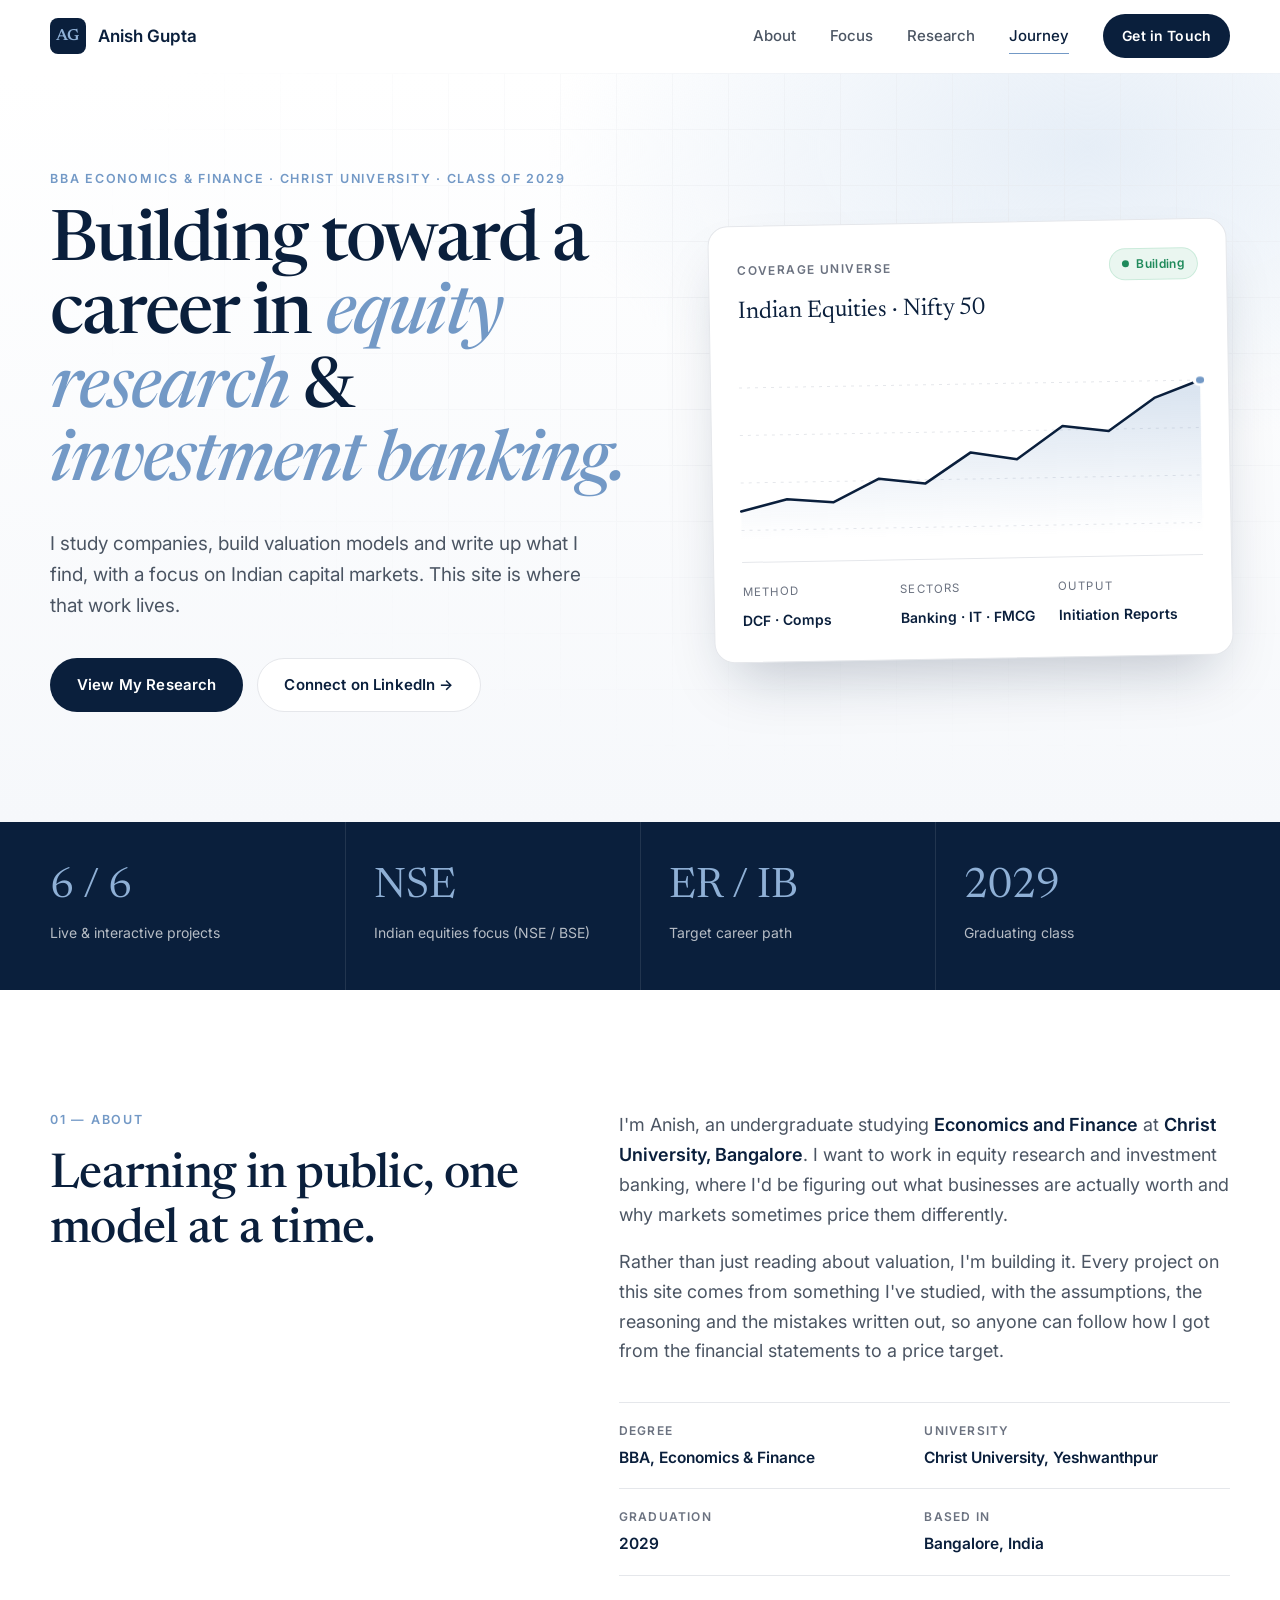
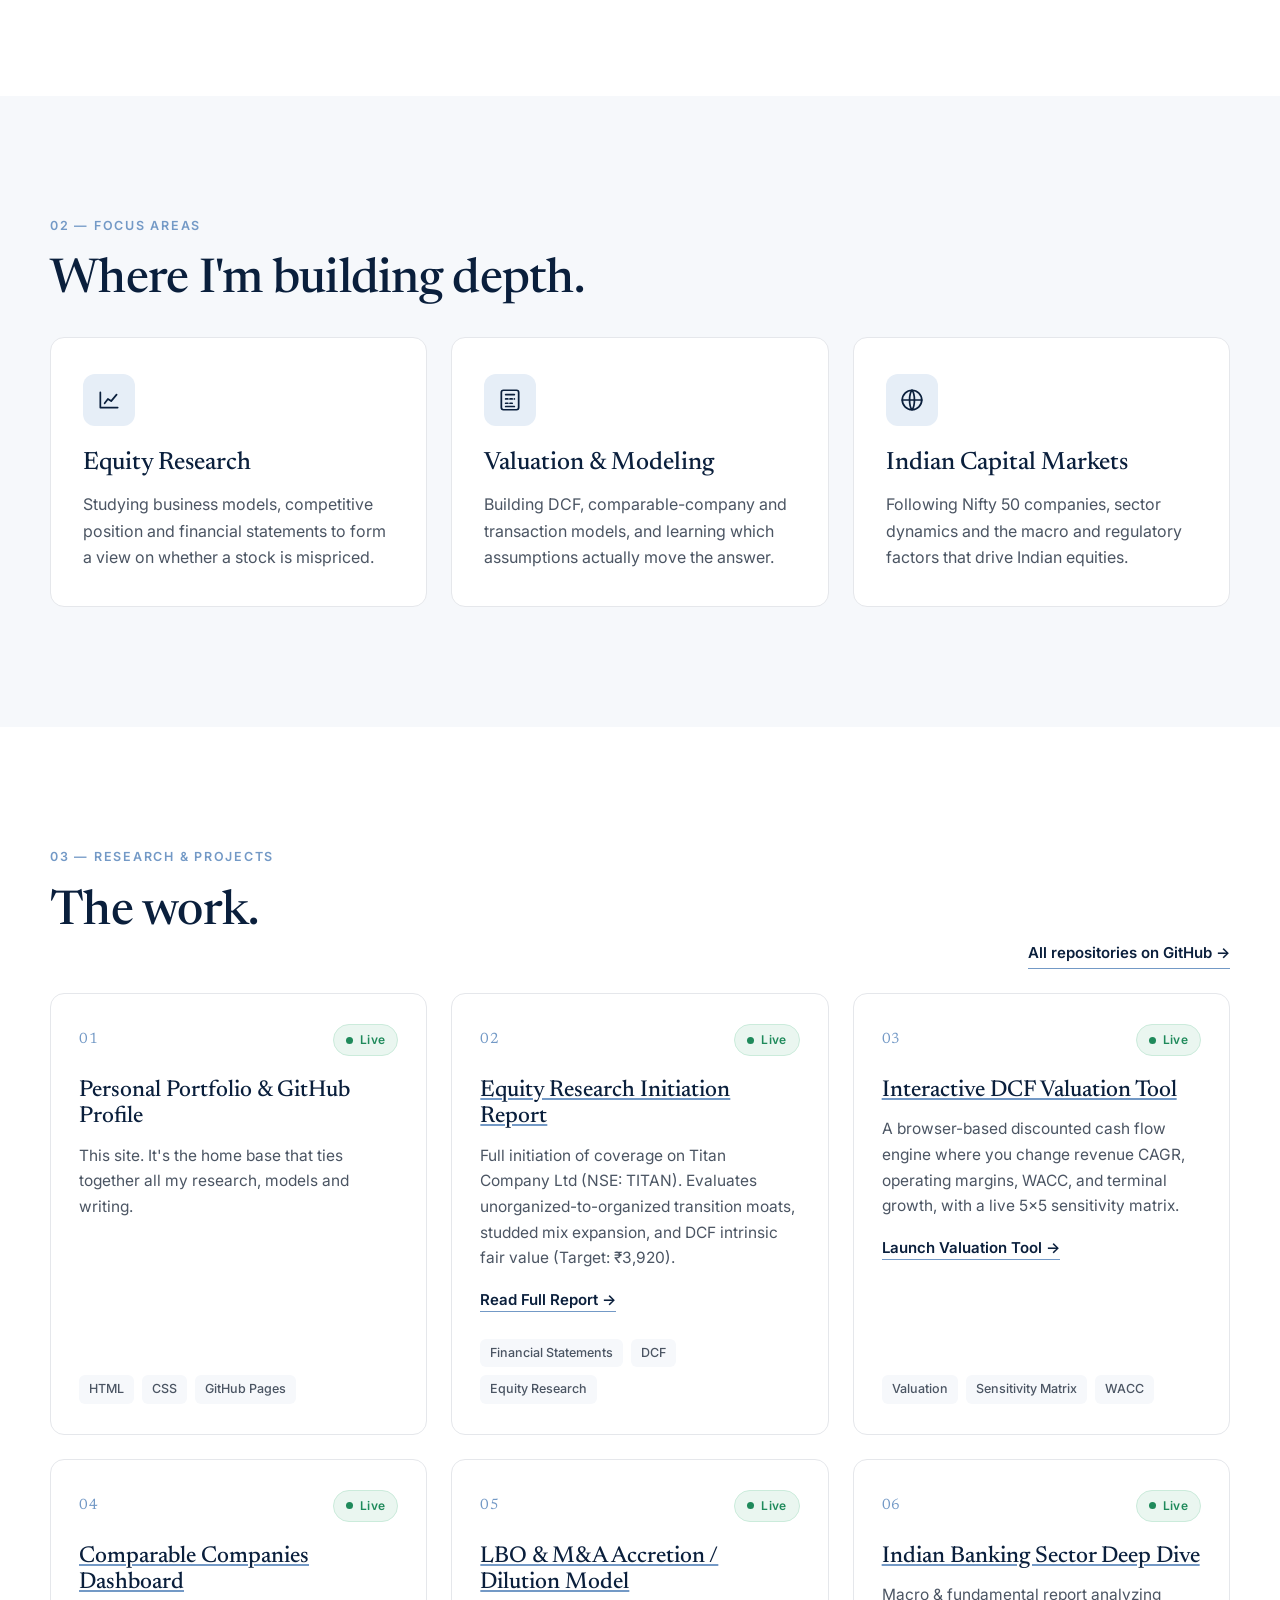
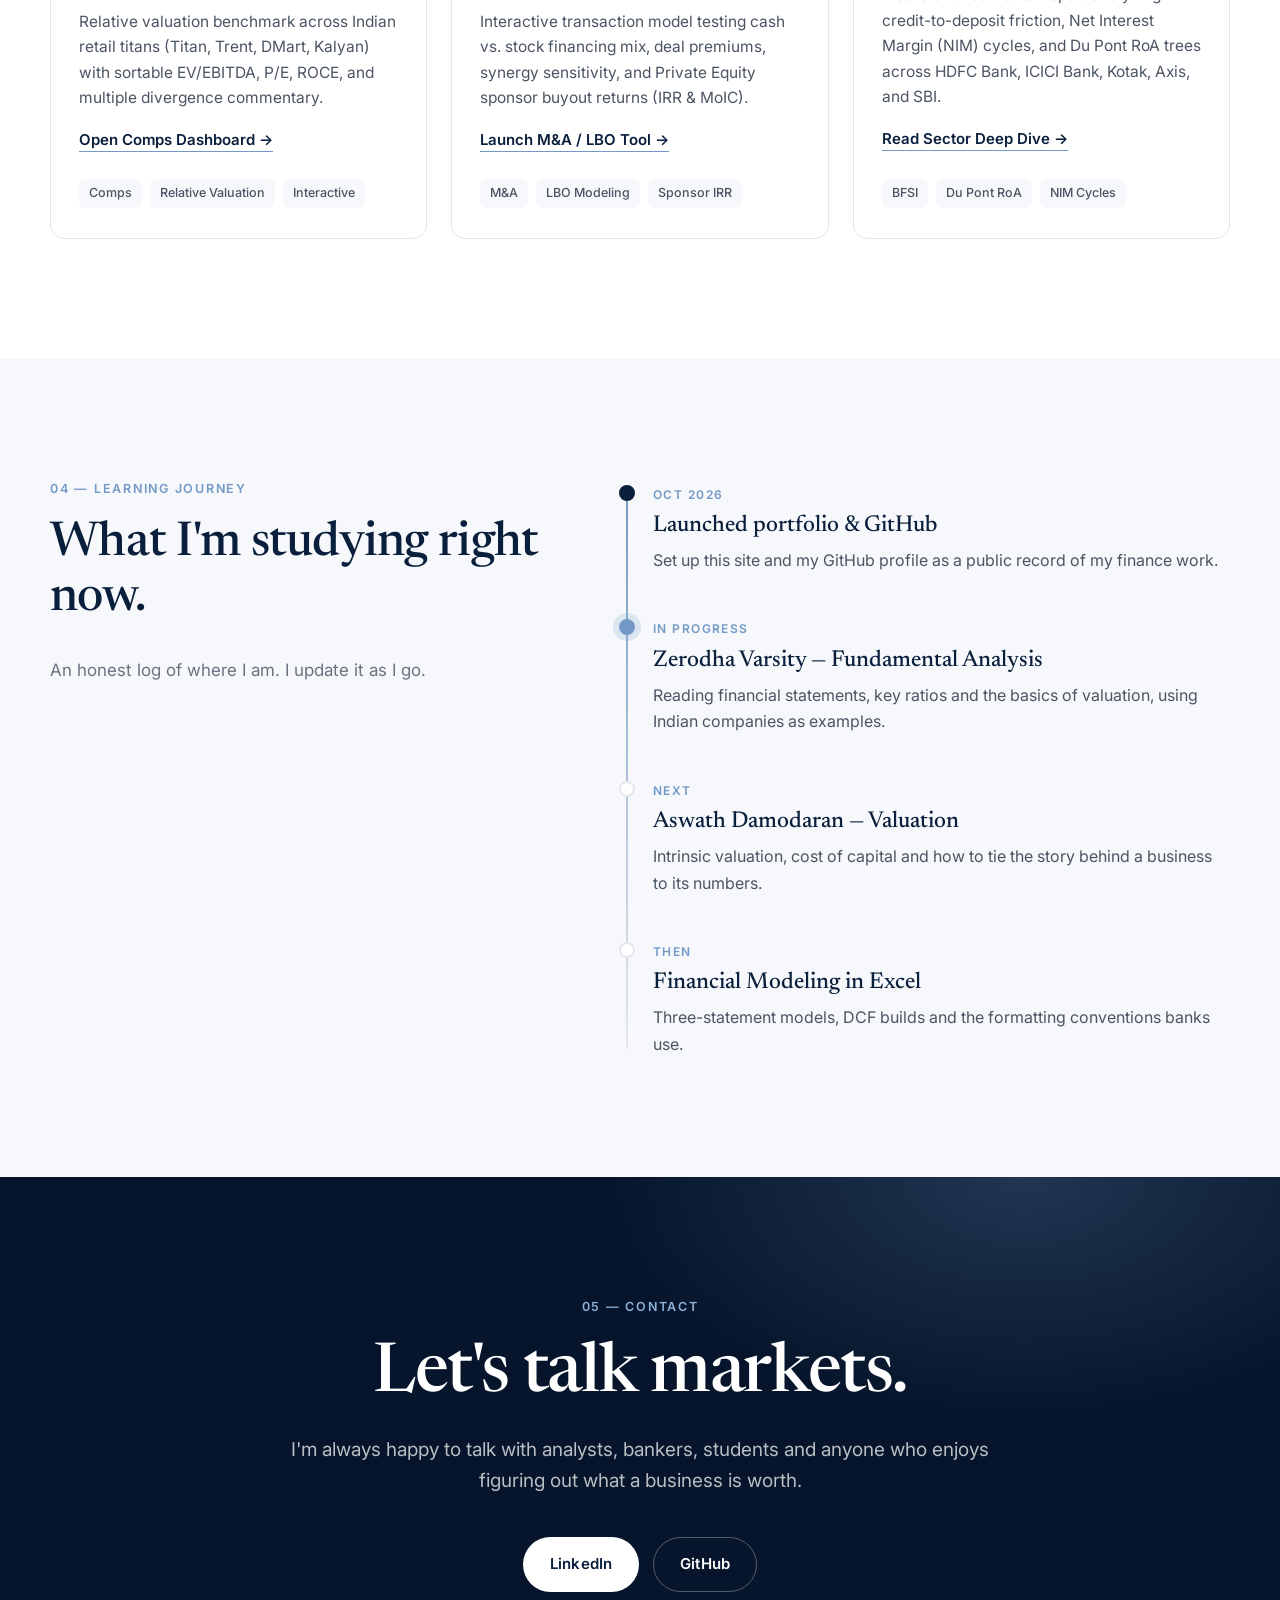
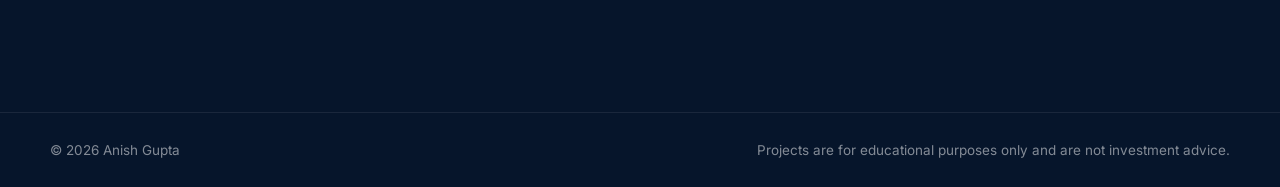
<file: index.html>
<!DOCTYPE html>
<html lang="en">
<head>
  <meta charset="UTF-8">
  <meta name="viewport" content="width=device-width, initial-scale=1.0">
  <title>Anish Gupta | Equity Research &amp; Investment Banking Portfolio</title>
  <meta name="description" content="Anish Gupta, BBA Economics & Finance student at Christ University, building equity research reports, valuation models and financial analysis projects focused on Indian capital markets.">
  <meta name="author" content="Anish Gupta">
  <meta property="og:title" content="Anish Gupta | Finance Portfolio">
  <meta property="og:description" content="Equity research, valuation models and financial analysis focused on Indian capital markets.">
  <meta property="og:type" content="website">
  <meta property="og:url" content="https://anishguptame.github.io/">
  <meta name="theme-color" content="#0A1F3C">

  <link rel="preconnect" href="https://fonts.googleapis.com">
  <link rel="preconnect" href="https://fonts.gstatic.com" crossorigin>
  <link href="https://fonts.googleapis.com/css2?family=Inter:wght@400;500;600;700&family=Newsreader:opsz,wght@6..72,400;6..72,500;6..72,600&display=swap" rel="stylesheet">
  <link rel="stylesheet" href="style.css">
  <link rel="icon" href="data:image/svg+xml,<svg xmlns='http://www.w3.org/2000/svg' viewBox='0 0 64 64'><rect width='64' height='64' rx='8' fill='%230A1F3C'/><text x='50%25' y='56%25' dominant-baseline='middle' text-anchor='middle' font-family='Georgia,serif' font-size='30' fill='%237399C6'>AG</text></svg>">
</head>
<body>

  <!-- ============ NAVIGATION ============ -->
  <header class="nav" id="nav">
    <div class="container nav__inner">
      <a href="#top" class="nav__brand" id="nav-brand" aria-label="Anish Gupta, home">
        <span class="nav__mark">AG</span>
        <span class="nav__name">Anish Gupta</span>
      </a>

      <button class="nav__toggle" id="nav-toggle" aria-label="Open menu" aria-expanded="false" aria-controls="nav-links">
        <span></span><span></span>
      </button>

      <nav class="nav__links" id="nav-links" aria-label="Primary">
        <a href="#about" id="nav-about">About</a>
        <a href="#focus" id="nav-focus">Focus</a>
        <a href="#research" id="nav-research">Research</a>
        <a href="#journey" id="nav-journey">Journey</a>
        <a href="#contact" class="btn btn--small btn--dark" id="nav-contact">Get in Touch</a>
      </nav>
    </div>
  </header>

  <main id="top">

    <!-- ============ HERO ============ -->
    <section class="hero">
      <div class="container hero__grid">
        <div class="hero__copy">
          <p class="eyebrow reveal">BBA Economics &amp; Finance &middot; Christ University &middot; Class of 2029</p>
          <h1 class="hero__title reveal">
            Building toward a career in
            <em>equity research</em> &amp; <em>investment banking.</em>
          </h1>
          <p class="hero__lede reveal">
            I study companies, build valuation models and write up what I find,
            with a focus on Indian capital markets. This site is where that work lives.
          </p>
          <div class="hero__actions reveal">
            <a href="#research" class="btn btn--dark" id="hero-research-btn">View My Research</a>
            <a href="https://www.linkedin.com/in/anish-gupta-a81478354/" class="btn btn--ghost" id="hero-linkedin-btn" target="_blank" rel="noopener">Connect on LinkedIn &rarr;</a>
          </div>
        </div>

        <div class="hero__visual reveal" aria-hidden="true">
          <div class="chart-card">
            <div class="chart-card__head">
              <span class="chart-card__label">Coverage Universe</span>
              <span class="pill pill--live"><span class="dot"></span>Building</span>
            </div>
            <p class="chart-card__title">Indian Equities &middot; Nifty 50</p>
            <svg class="chart" viewBox="0 0 400 200" preserveAspectRatio="none">
              <defs>
                <linearGradient id="area" x1="0" y1="0" x2="0" y2="1">
                  <stop offset="0%" stop-color="#7399C6" stop-opacity="0.28"/>
                  <stop offset="100%" stop-color="#7399C6" stop-opacity="0"/>
                </linearGradient>
              </defs>
              <g class="chart__grid">
                <line x1="0" y1="40" x2="400" y2="40"/>
                <line x1="0" y1="90" x2="400" y2="90"/>
                <line x1="0" y1="140" x2="400" y2="140"/>
                <line x1="0" y1="190" x2="400" y2="190"/>
              </g>
              <path class="chart__area" d="M0,170 L40,158 L80,162 L120,138 L160,144 L200,112 L240,120 L280,86 L320,92 L360,58 L400,40 L400,200 L0,200 Z" fill="url(#area)"/>
              <path class="chart__line" d="M0,170 L40,158 L80,162 L120,138 L160,144 L200,112 L240,120 L280,86 L320,92 L360,58 L400,40"/>
              <circle class="chart__dot" cx="400" cy="40" r="5"/>
            </svg>
            <div class="chart-card__foot">
              <div><span class="k">Method</span><span class="v">DCF &middot; Comps</span></div>
              <div><span class="k">Sectors</span><span class="v">Banking &middot; IT &middot; FMCG</span></div>
              <div><span class="k">Output</span><span class="v">Initiation Reports</span></div>
            </div>
          </div>
        </div>
      </div>
    </section>

    <!-- ============ STAT BAND ============ -->
    <section class="band" aria-label="At a glance">
      <div class="container band__grid">
        <div class="band__item reveal"><span class="band__num">6 / 6</span><span class="band__label">Live &amp; interactive projects</span></div>
        <div class="band__item reveal"><span class="band__num">NSE</span><span class="band__label">Indian equities focus (NSE / BSE)</span></div>
        <div class="band__item reveal"><span class="band__num">ER&nbsp;/&nbsp;IB</span><span class="band__label">Target career path</span></div>
        <div class="band__item reveal"><span class="band__num">2029</span><span class="band__label">Graduating class</span></div>
      </div>
    </section>

    <!-- ============ ABOUT ============ -->
    <section class="section" id="about">
      <div class="container split">
        <div class="split__head">
          <p class="eyebrow reveal">01 &mdash; About</p>
          <h2 class="section__title reveal">Learning in public, one model at a time.</h2>
        </div>
        <div class="split__body">
          <p class="reveal">
            I'm Anish, an undergraduate studying <strong>Economics and Finance</strong> at
            <strong>Christ University, Bangalore</strong>. I want to work in equity research
            and investment banking, where I'd be figuring out what businesses are actually worth
            and why markets sometimes price them differently.
          </p>
          <p class="reveal">
            Rather than just reading about valuation, I'm building it. Every project on this site
            comes from something I've studied, with the assumptions, the reasoning and the
            mistakes written out, so anyone can follow how I got from the
            financial statements to a price target.
          </p>
          <ul class="facts reveal">
            <li><span>Degree</span>BBA, Economics &amp; Finance</li>
            <li><span>University</span>Christ University, Yeshwanthpur</li>
            <li><span>Graduation</span>2029</li>
            <li><span>Based in</span>Bangalore, India</li>
          </ul>
        </div>
      </div>
    </section>

    <!-- ============ FOCUS AREAS ============ -->
    <section class="section section--tint" id="focus">
      <div class="container">
        <p class="eyebrow reveal">02 &mdash; Focus Areas</p>
        <h2 class="section__title reveal">Where I'm building depth.</h2>

        <div class="cards cards--3">
          <article class="card reveal">
            <div class="card__icon" aria-hidden="true">
              <svg viewBox="0 0 24 24"><path d="M4 19V5M4 19h16M8 15l3-4 3 2 5-6"/></svg>
            </div>
            <h3 class="card__title">Equity Research</h3>
            <p class="card__text">Studying business models, competitive position and financial statements to form a view on whether a stock is mispriced.</p>
          </article>

          <article class="card reveal">
            <div class="card__icon" aria-hidden="true">
              <svg viewBox="0 0 24 24"><rect x="4" y="3" width="16" height="18" rx="2"/><path d="M8 7h8M8 11h2M12 11h2M16 11h0M8 15h2M12 15h2M8 18h8"/></svg>
            </div>
            <h3 class="card__title">Valuation &amp; Modeling</h3>
            <p class="card__text">Building DCF, comparable-company and transaction models, and learning which assumptions actually move the answer.</p>
          </article>

          <article class="card reveal">
            <div class="card__icon" aria-hidden="true">
              <svg viewBox="0 0 24 24"><circle cx="12" cy="12" r="9"/><path d="M3 12h18M12 3c3 3.5 3 14.5 0 18M12 3c-3 3.5-3 14.5 0 18"/></svg>
            </div>
            <h3 class="card__title">Indian Capital Markets</h3>
            <p class="card__text">Following Nifty 50 companies, sector dynamics and the macro and regulatory factors that drive Indian equities.</p>
          </article>
        </div>
      </div>
    </section>

    <!-- ============ RESEARCH / PROJECTS ============ -->
    <section class="section" id="research">
      <div class="container">
        <div class="section__headrow">
          <div>
            <p class="eyebrow reveal">03 &mdash; Research &amp; Projects</p>
            <h2 class="section__title reveal">The work.</h2>
          </div>
          <a href="https://github.com/anishguptame" class="link-arrow reveal" id="research-github-link" target="_blank" rel="noopener">All repositories on GitHub &rarr;</a>
        </div>

        <div class="cards cards--projects">
          <article class="project reveal">
            <div class="project__top">
              <span class="project__num">01</span>
              <span class="pill pill--live"><span class="dot"></span>Live</span>
            </div>
            <h3 class="project__title">Personal Portfolio &amp; GitHub Profile</h3>
            <p class="project__text">This site. It's the home base that ties together all my research, models and writing.</p>
            <ul class="tags"><li>HTML</li><li>CSS</li><li>GitHub Pages</li></ul>
          </article>

          <article class="project reveal">
            <div class="project__top">
              <span class="project__num">02</span>
              <span class="pill pill--live"><span class="dot"></span>Live</span>
            </div>
            <h3 class="project__title"><a href="titan-report.html" style="text-decoration: underline; text-decoration-color: var(--blue-500);">Equity Research Initiation Report</a></h3>
            <p class="project__text">Full initiation of coverage on Titan Company Ltd (NSE: TITAN). Evaluates unorganized-to-organized transition moats, studded mix expansion, and DCF intrinsic fair value (Target: ₹3,920).</p>
            <div style="margin-top: 14px; margin-bottom: 8px;">
              <a href="titan-report.html" class="link-arrow">Read Full Report &rarr;</a>
            </div>
            <ul class="tags"><li>Financial Statements</li><li>DCF</li><li>Equity Research</li></ul>
          </article>

          <article class="project reveal">
            <div class="project__top">
              <span class="project__num">03</span>
              <span class="pill pill--live"><span class="dot"></span>Live</span>
            </div>
            <h3 class="project__title"><a href="dcf-tool.html" style="text-decoration: underline; text-decoration-color: var(--blue-500);">Interactive DCF Valuation Tool</a></h3>
            <p class="project__text">A browser-based discounted cash flow engine where you change revenue CAGR, operating margins, WACC, and terminal growth, with a live 5&times;5 sensitivity matrix.</p>
            <div style="margin-top: 14px; margin-bottom: 8px;">
              <a href="dcf-tool.html" class="link-arrow">Launch Valuation Tool &rarr;</a>
            </div>
            <ul class="tags"><li>Valuation</li><li>Sensitivity Matrix</li><li>WACC</li></ul>
          </article>

          <article class="project reveal">
            <div class="project__top">
              <span class="project__num">04</span>
              <span class="pill pill--live"><span class="dot"></span>Live</span>
            </div>
            <h3 class="project__title"><a href="comps-dashboard.html" style="text-decoration: underline; text-decoration-color: var(--blue-500);">Comparable Companies Dashboard</a></h3>
            <p class="project__text">Relative valuation benchmark across Indian retail titans (Titan, Trent, DMart, Kalyan) with sortable EV/EBITDA, P/E, ROCE, and multiple divergence commentary.</p>
            <div style="margin-top: 14px; margin-bottom: 8px;">
              <a href="comps-dashboard.html" class="link-arrow">Open Comps Dashboard &rarr;</a>
            </div>
            <ul class="tags"><li>Comps</li><li>Relative Valuation</li><li>Interactive</li></ul>
          </article>

          <article class="project reveal">
            <div class="project__top">
              <span class="project__num">05</span>
              <span class="pill pill--live"><span class="dot"></span>Live</span>
            </div>
            <h3 class="project__title"><a href="ma-lbo-model.html" style="text-decoration: underline; text-decoration-color: var(--blue-500);">LBO &amp; M&amp;A Accretion / Dilution Model</a></h3>
            <p class="project__text">Interactive transaction model testing cash vs. stock financing mix, deal premiums, synergy sensitivity, and Private Equity sponsor buyout returns (IRR &amp; MoIC).</p>
            <div style="margin-top: 14px; margin-bottom: 8px;">
              <a href="ma-lbo-model.html" class="link-arrow">Launch M&amp;A / LBO Tool &rarr;</a>
            </div>
            <ul class="tags"><li>M&amp;A</li><li>LBO Modeling</li><li>Sponsor IRR</li></ul>
          </article>

          <article class="project reveal">
            <div class="project__top">
              <span class="project__num">06</span>
              <span class="pill pill--live"><span class="dot"></span>Live</span>
            </div>
            <h3 class="project__title"><a href="banking-sector-deepdive.html" style="text-decoration: underline; text-decoration-color: var(--blue-500);">Indian Banking Sector Deep Dive</a></h3>
            <p class="project__text">Macro &amp; fundamental report analyzing credit-to-deposit friction, Net Interest Margin (NIM) cycles, and Du Pont RoA trees across HDFC Bank, ICICI Bank, Kotak, Axis, and SBI.</p>
            <div style="margin-top: 14px; margin-bottom: 8px;">
              <a href="banking-sector-deepdive.html" class="link-arrow">Read Sector Deep Dive &rarr;</a>
            </div>
            <ul class="tags"><li>BFSI</li><li>Du Pont RoA</li><li>NIM Cycles</li></ul>
          </article>
        </div>
      </div>
    </section>

    <!-- ============ JOURNEY ============ -->
    <section class="section section--tint" id="journey">
      <div class="container split">
        <div class="split__head">
          <p class="eyebrow reveal">04 &mdash; Learning Journey</p>
          <h2 class="section__title reveal">What I'm studying right now.</h2>
          <p class="muted reveal">An honest log of where I am. I update it as I go.</p>
        </div>
        <ol class="timeline split__body">
          <li class="timeline__item timeline__item--done reveal">
            <span class="timeline__date">Oct 2026</span>
            <h3>Launched portfolio &amp; GitHub</h3>
            <p>Set up this site and my GitHub profile as a public record of my finance work.</p>
          </li>
          <li class="timeline__item timeline__item--active reveal">
            <span class="timeline__date">In Progress</span>
            <h3>Zerodha Varsity &mdash; Fundamental Analysis</h3>
            <p>Reading financial statements, key ratios and the basics of valuation, using Indian companies as examples.</p>
          </li>
          <li class="timeline__item reveal">
            <span class="timeline__date">Next</span>
            <h3>Aswath Damodaran &mdash; Valuation</h3>
            <p>Intrinsic valuation, cost of capital and how to tie the story behind a business to its numbers.</p>
          </li>
          <li class="timeline__item reveal">
            <span class="timeline__date">Then</span>
            <h3>Financial Modeling in Excel</h3>
            <p>Three-statement models, DCF builds and the formatting conventions banks use.</p>
          </li>
        </ol>
      </div>
    </section>

    <!-- ============ CONTACT ============ -->
    <section class="section contact" id="contact">
      <div class="container contact__inner">
        <p class="eyebrow eyebrow--light reveal">05 &mdash; Contact</p>
        <h2 class="contact__title reveal">Let's talk markets.</h2>
        <p class="contact__text reveal">
          I'm always happy to talk with analysts, bankers, students and anyone who enjoys
          figuring out what a business is worth.
        </p>
        <div class="contact__actions reveal">
          <a href="https://www.linkedin.com/in/anish-gupta-a81478354/" class="btn btn--light" id="contact-linkedin-btn" target="_blank" rel="noopener">LinkedIn</a>
          <a href="https://github.com/anishguptame" class="btn btn--outline-light" id="contact-github-btn" target="_blank" rel="noopener">GitHub</a>
        </div>
      </div>
    </section>
  </main>

  <footer class="footer">
    <div class="container footer__inner">
      <span>&copy; <span id="year">2026</span> Anish Gupta</span>
      <span class="footer__note">Projects are for educational purposes only and are not investment advice.</span>
    </div>
  </footer>

  <script src="script.js"></script>
</body>
</html>
</file>
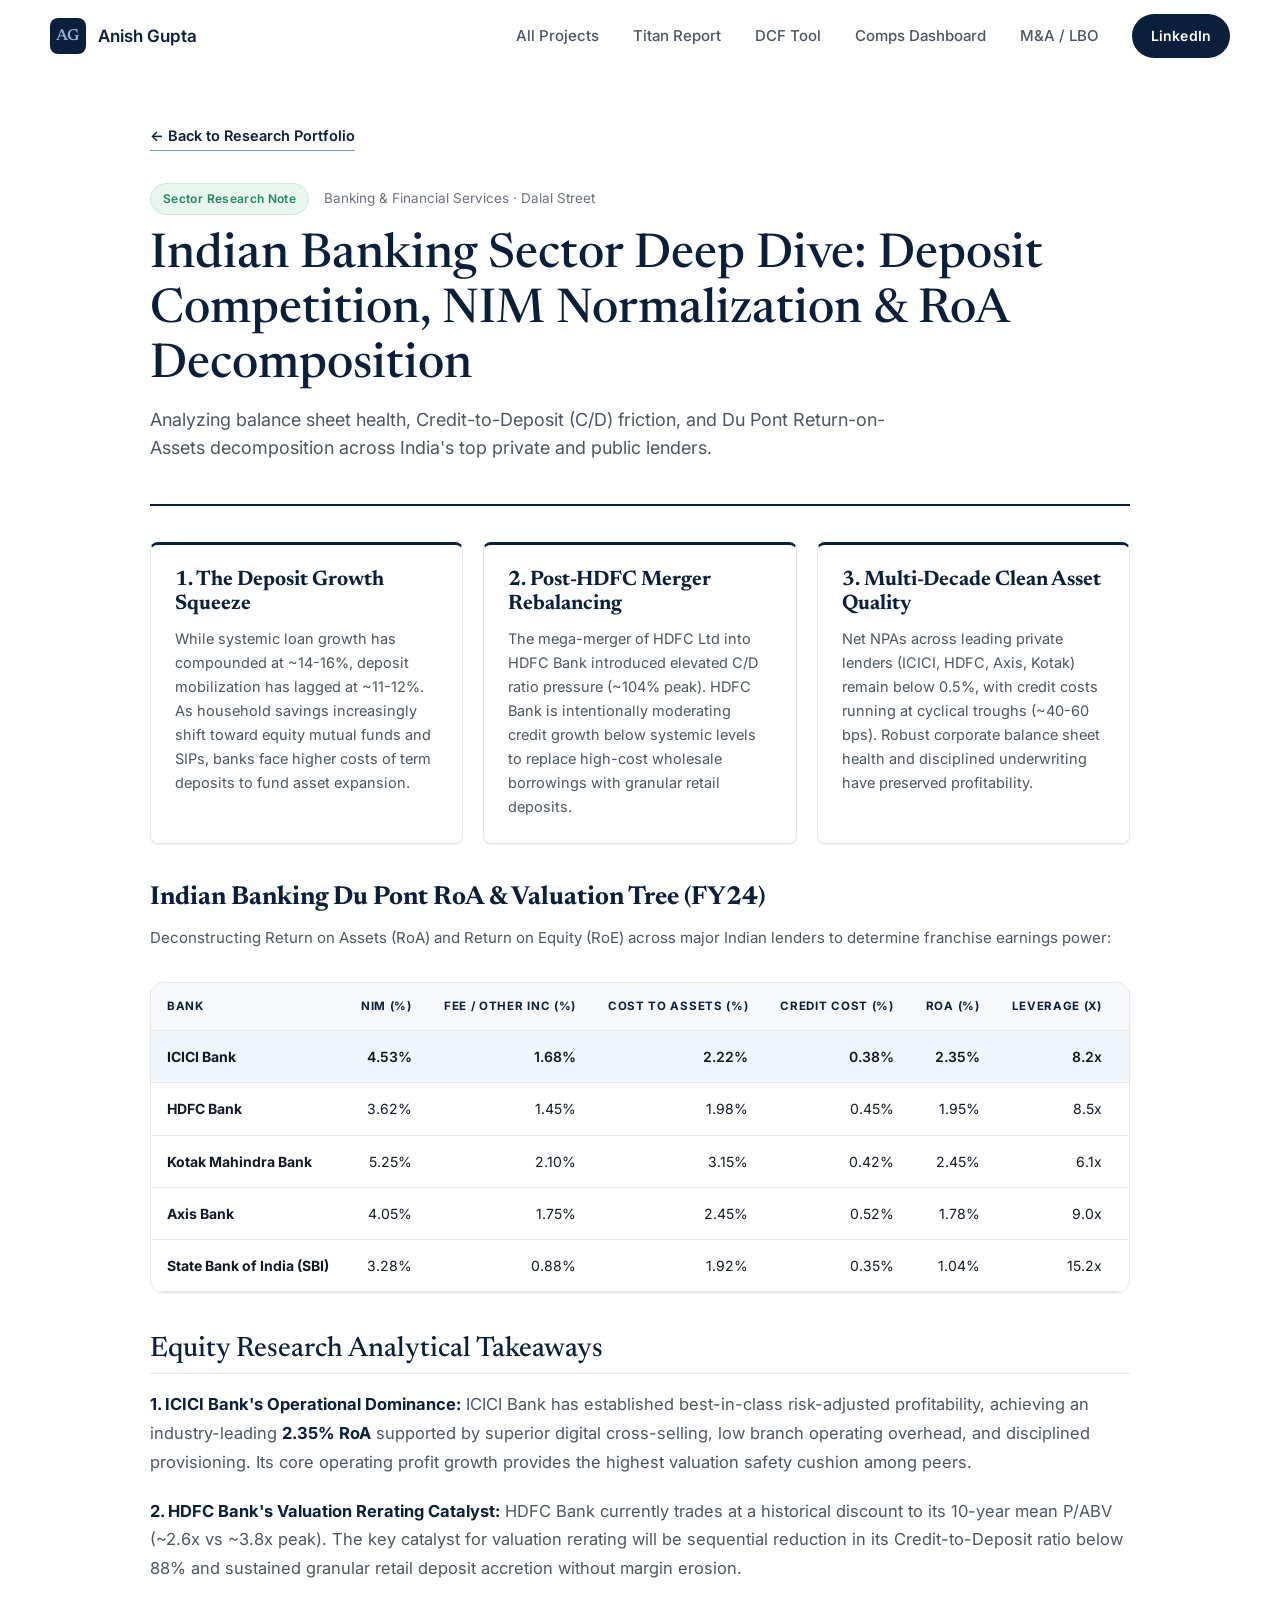
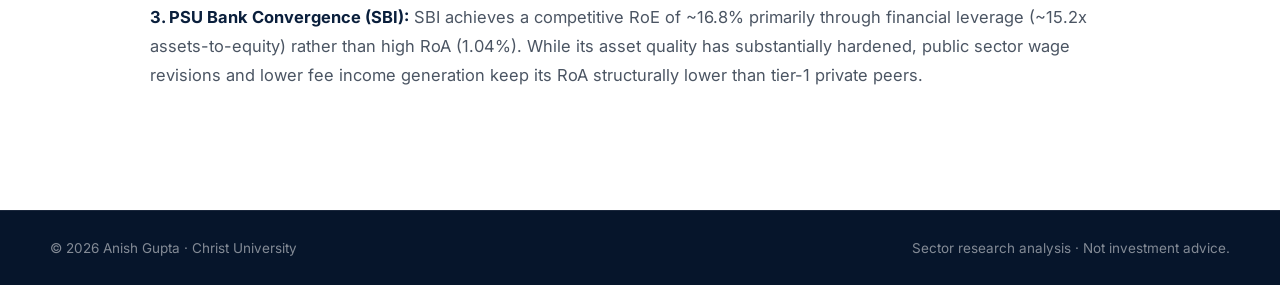
<file: banking-sector-deepdive.html>
<!DOCTYPE html>
<html lang="en">
<head>
  <meta charset="UTF-8">
  <meta name="viewport" content="width=device-width, initial-scale=1.0">
  <title>Indian Banking Sector Deep Dive | Anish Gupta</title>
  <meta name="description" content="Equity research industry deep dive on Indian private & public sector banks: NIM cycles, deposit competition, and Du Pont RoA analysis by Anish Gupta.">
  
  <link rel="preconnect" href="https://fonts.googleapis.com">
  <link rel="preconnect" href="https://fonts.gstatic.com" crossorigin>
  <link href="https://fonts.googleapis.com/css2?family=Inter:wght@400;500;600;700&family=Newsreader:opsz,wght@6..72,400;6..72,500;6..72,600&display=swap" rel="stylesheet">
  <link rel="stylesheet" href="style.css">
  <style>
    .deepdive-wrap { width: min(100% - 48px, 980px); margin-inline: auto; padding: 48px 0 100px; }
    .back-nav { display: inline-flex; align-items: center; gap: 8px; font-size: 14.5px; font-weight: 600; color: var(--navy-800); margin-bottom: 32px; text-decoration: none; border-bottom: 1px solid var(--blue-500); padding-bottom: 2px; }
    .back-nav:hover { color: var(--blue-500); }

    .header-box { border-bottom: 2px solid var(--navy-800); padding-bottom: 24px; margin-bottom: 36px; }
    .report-title { font-family: var(--font-serif); font-size: clamp(34px, 4.5vw, 48px); font-weight: 500; color: var(--navy-800); line-height: 1.15; margin-bottom: 12px; }
    .report-subtitle { font-size: 18px; color: var(--ink-soft); line-height: 1.55; max-width: 780px; }
    
    .theme-grid { display: grid; grid-template-columns: repeat(auto-fit, minmax(280px, 1fr)); gap: 20px; margin: 32px 0 40px; }
    .theme-card { background: #fff; border: 1px solid var(--line); border-top: 3px solid var(--navy-800); border-radius: var(--radius-sm); padding: 24px; box-shadow: var(--shadow-sm); }
    .theme-card h3 { font-family: var(--font-serif); font-size: 21px; color: var(--navy-800); margin-bottom: 10px; }
    .theme-card p { font-size: 14.5px; color: var(--ink-soft); line-height: 1.65; margin: 0; }

    .table-box { background: #fff; border: 1px solid var(--line); border-radius: var(--radius); overflow-x: auto; box-shadow: var(--shadow-sm); margin: 32px 0; }
    .dupont-table { width: 100%; border-collapse: collapse; font-size: 14px; }
    .dupont-table th, .dupont-table td { padding: 14px 16px; text-align: right; border-bottom: 1px solid var(--line); white-space: nowrap; }
    .dupont-table th:first-child, .dupont-table td:first-child { text-align: left; }
    .dupont-table th { background: var(--tint); color: var(--navy-800); font-size: 11.5px; font-weight: 700; letter-spacing: 0.06em; text-transform: uppercase; }
    .dupont-table tr:hover td { background: #FAFCFE; }
    .dupont-table tr.lead-row td { background: #F1F6FB; font-weight: 600; }

    .prose-section { margin-top: 40px; }
    .prose-section h2 { font-family: var(--font-serif); font-size: 28px; font-weight: 500; color: var(--navy-800); margin: 36px 0 16px; border-bottom: 1px solid var(--line); padding-bottom: 8px; }
    .prose-section p { font-size: 16.5px; color: var(--ink-soft); line-height: 1.75; margin-bottom: 20px; }
    .prose-section strong { color: var(--navy-800); }
  </style>
</head>
<body>

  <header class="nav" id="nav">
    <div class="container nav__inner">
      <a href="index.html" class="nav__brand">
        <span class="nav__mark">AG</span>
        <span class="nav__name">Anish Gupta</span>
      </a>
      <nav class="nav__links">
        <a href="index.html#research">All Projects</a>
        <a href="titan-report.html">Titan Report</a>
        <a href="dcf-tool.html">DCF Tool</a>
        <a href="comps-dashboard.html">Comps Dashboard</a>
        <a href="ma-lbo-model.html">M&amp;A / LBO</a>
        <a href="https://www.linkedin.com/in/anish-gupta-a81478354/" target="_blank" rel="noopener" class="btn btn--small btn--dark">LinkedIn</a>
      </nav>
    </div>
  </header>

  <main class="deepdive-wrap">
    <a href="index.html#research" class="back-nav">&larr; Back to Research Portfolio</a>

    <header class="header-box">
      <div style="margin-bottom: 14px;">
        <span class="pill pill--live">Sector Research Note</span>
        <span class="muted" style="margin-left: 10px; font-size: 13.5px;">Banking &amp; Financial Services &middot; Dalal Street</span>
      </div>
      <h1 class="report-title">Indian Banking Sector Deep Dive: Deposit Competition, NIM Normalization &amp; RoA Decomposition</h1>
      <p class="report-subtitle">
        Analyzing balance sheet health, Credit-to-Deposit (C/D) friction, and Du Pont Return-on-Assets decomposition across India's top private and public lenders.
      </p>
    </header>

    <!-- Structural Themes -->
    <div class="theme-grid">
      <div class="theme-card">
        <h3>1. The Deposit Growth Squeeze</h3>
        <p>
          While systemic loan growth has compounded at ~14-16%, deposit mobilization has lagged at ~11-12%. As household savings increasingly shift toward equity mutual funds and SIPs, banks face higher costs of term deposits to fund asset expansion.
        </p>
      </div>

      <div class="theme-card">
        <h3>2. Post-HDFC Merger Rebalancing</h3>
        <p>
          The mega-merger of HDFC Ltd into HDFC Bank introduced elevated C/D ratio pressure (~104% peak). HDFC Bank is intentionally moderating credit growth below systemic levels to replace high-cost wholesale borrowings with granular retail deposits.
        </p>
      </div>

      <div class="theme-card">
        <h3>3. Multi-Decade Clean Asset Quality</h3>
        <p>
          Net NPAs across leading private lenders (ICICI, HDFC, Axis, Kotak) remain below 0.5%, with credit costs running at cyclical troughs (~40-60 bps). Robust corporate balance sheet health and disciplined underwriting have preserved profitability.
        </p>
      </div>
    </div>

    <!-- Comparative Du Pont Table -->
    <h2 style="font-family: var(--font-serif); font-size: 26px; color: var(--navy-800); margin-bottom: 12px;">Indian Banking Du Pont RoA &amp; Valuation Tree (FY24)</h2>
    <p style="font-size: 15px; color: var(--ink-soft); margin-bottom: 20px;">
      Deconstructing Return on Assets (RoA) and Return on Equity (RoE) across major Indian lenders to determine franchise earnings power:
    </p>

    <div class="table-box">
      <table class="dupont-table">
        <thead>
          <tr>
            <th>Bank</th>
            <th>NIM (%)</th>
            <th>Fee / Other Inc (%)</th>
            <th>Cost to Assets (%)</th>
            <th>Credit Cost (%)</th>
            <th>RoA (%)</th>
            <th>Leverage (x)</th>
            <th>RoE (%)</th>
            <th>P / ABV (x)</th>
          </tr>
        </thead>
        <tbody>
          <tr class="lead-row">
            <td><strong>ICICI Bank</strong></td>
            <td>4.53%</td>
            <td>1.68%</td>
            <td>2.22%</td>
            <td>0.38%</td>
            <td>2.35%</td>
            <td>8.2x</td>
            <td>18.9%</td>
            <td>3.15x</td>
          </tr>
          <tr>
            <td><strong>HDFC Bank</strong></td>
            <td>3.62%</td>
            <td>1.45%</td>
            <td>1.98%</td>
            <td>0.45%</td>
            <td>1.95%</td>
            <td>8.5x</td>
            <td>16.5%</td>
            <td>2.60x</td>
          </tr>
          <tr>
            <td><strong>Kotak Mahindra Bank</strong></td>
            <td>5.25%</td>
            <td>2.10%</td>
            <td>3.15%</td>
            <td>0.42%</td>
            <td>2.45%</td>
            <td>6.1x</td>
            <td>14.8%</td>
            <td>2.90x</td>
          </tr>
          <tr>
            <td><strong>Axis Bank</strong></td>
            <td>4.05%</td>
            <td>1.75%</td>
            <td>2.45%</td>
            <td>0.52%</td>
            <td>1.78%</td>
            <td>9.0x</td>
            <td>16.2%</td>
            <td>2.10x</td>
          </tr>
          <tr>
            <td><strong>State Bank of India (SBI)</strong></td>
            <td>3.28%</td>
            <td>0.88%</td>
            <td>1.92%</td>
            <td>0.35%</td>
            <td>1.04%</td>
            <td>15.2x</td>
            <td>16.8%</td>
            <td>1.45x</td>
          </tr>
        </tbody>
      </table>
    </div>

    <!-- Analytical Prose -->
    <div class="prose-section">
      <h2>Equity Research Analytical Takeaways</h2>
      <p>
        <strong>1. ICICI Bank's Operational Dominance:</strong> ICICI Bank has established best-in-class risk-adjusted profitability, achieving an industry-leading <strong>2.35% RoA</strong> supported by superior digital cross-selling, low branch operating overhead, and disciplined provisioning. Its core operating profit growth provides the highest valuation safety cushion among peers.
      </p>
      <p>
        <strong>2. HDFC Bank's Valuation Rerating Catalyst:</strong> HDFC Bank currently trades at a historical discount to its 10-year mean P/ABV (~2.6x vs ~3.8x peak). The key catalyst for valuation rerating will be sequential reduction in its Credit-to-Deposit ratio below 88% and sustained granular retail deposit accretion without margin erosion.
      </p>
      <p>
        <strong>3. PSU Bank Convergence (SBI):</strong> SBI achieves a competitive RoE of ~16.8% primarily through financial leverage (~15.2x assets-to-equity) rather than high RoA (1.04%). While its asset quality has substantially hardened, public sector wage revisions and lower fee income generation keep its RoA structurally lower than tier-1 private peers.
      </p>
    </div>
  </main>

  <footer class="footer">
    <div class="container footer__inner">
      <span>&copy; 2026 Anish Gupta &middot; Christ University</span>
      <span class="footer__note">Sector research analysis &middot; Not investment advice.</span>
    </div>
  </footer>

</body>
</html>
</file>
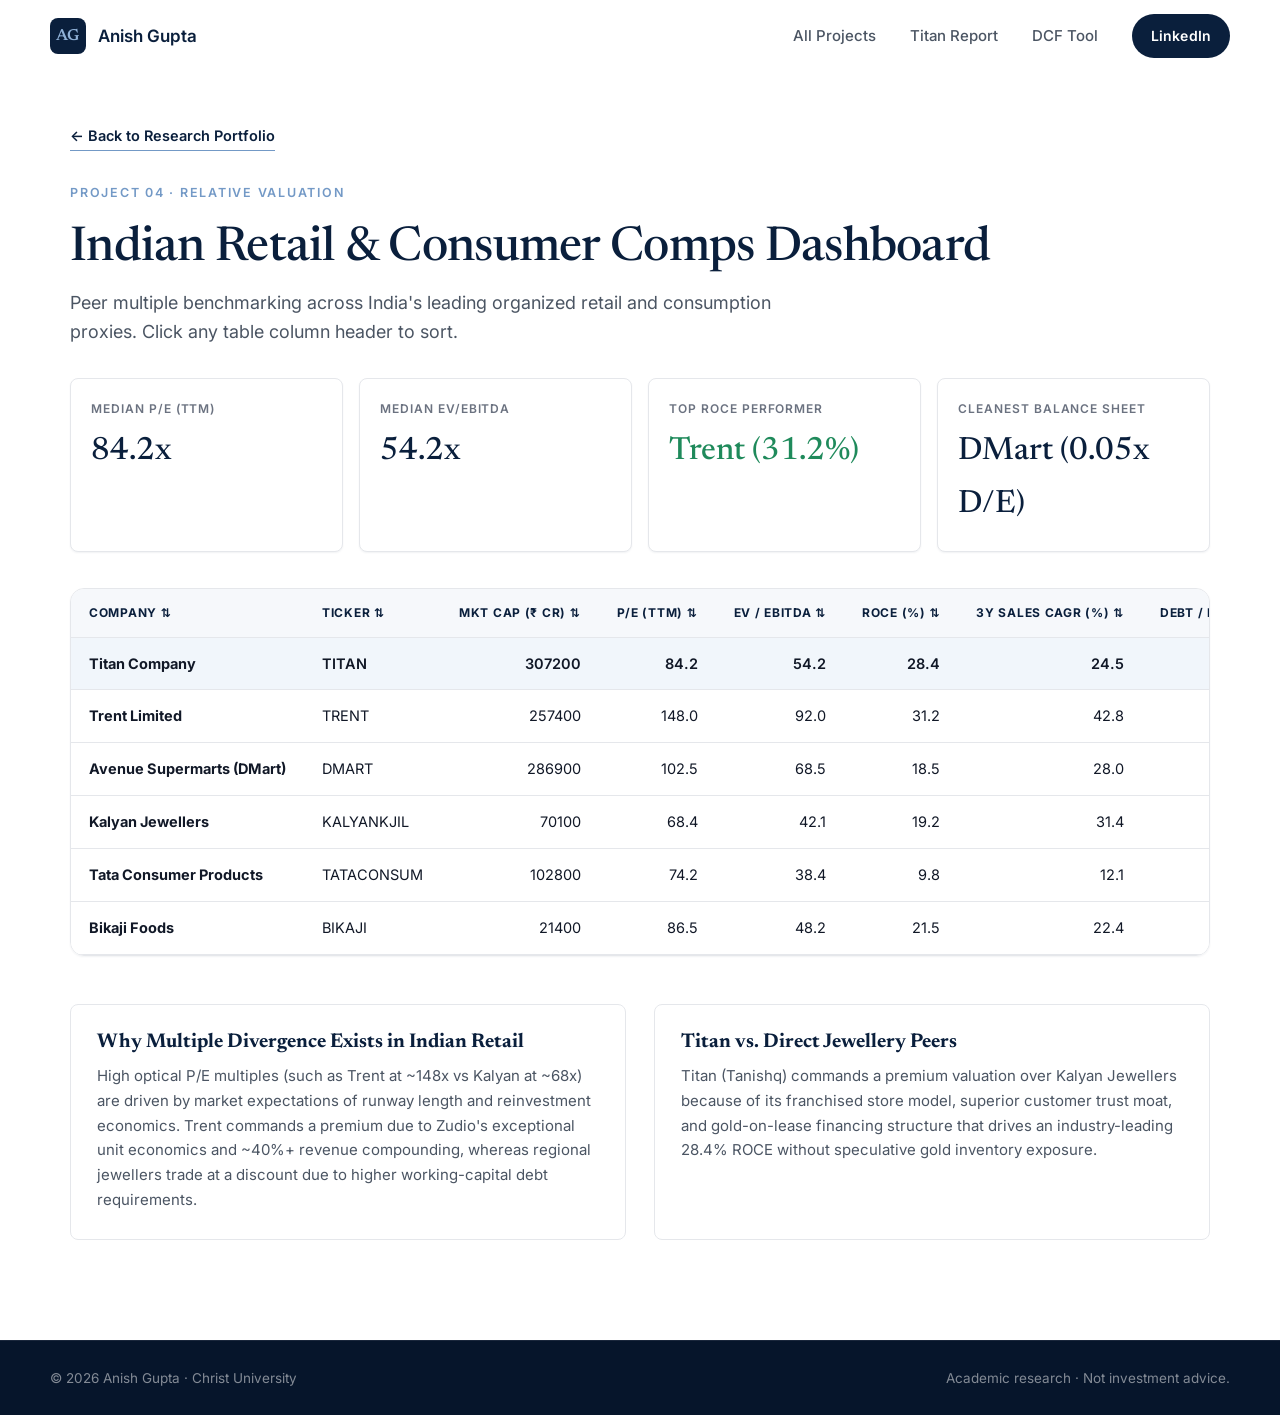
<file: comps-dashboard.html>
<!DOCTYPE html>
<html lang="en">
<head>
  <meta charset="UTF-8">
  <meta name="viewport" content="width=device-width, initial-scale=1.0">
  <title>Comparable Companies Dashboard | Anish Gupta</title>
  <meta name="description" content="Indian consumer and retail relative valuation comps benchmark by Anish Gupta.">
  
  <link rel="preconnect" href="https://fonts.googleapis.com">
  <link rel="preconnect" href="https://fonts.gstatic.com" crossorigin>
  <link href="https://fonts.googleapis.com/css2?family=Inter:wght@400;500;600;700&family=Newsreader:opsz,wght@6..72,400;6..72,500;6..72,600&display=swap" rel="stylesheet">
  <link rel="stylesheet" href="style.css">
  <style>
    .comps-wrap { width: min(100% - 48px, 1140px); margin-inline: auto; padding: 48px 0 100px; }
    .back-nav { display: inline-flex; align-items: center; gap: 8px; font-size: 14.5px; font-weight: 600; color: var(--navy-800); margin-bottom: 32px; text-decoration: none; border-bottom: 1px solid var(--blue-500); padding-bottom: 2px; }
    .back-nav:hover { color: var(--blue-500); }

    .stat-row { display: grid; grid-template-columns: repeat(auto-fit, minmax(200px, 1fr)); gap: 16px; margin: 32px 0 36px; }
    .stat-card { background: #fff; border: 1px solid var(--line); border-radius: var(--radius-sm); padding: 20px; box-shadow: var(--shadow-sm); }
    .stat-card span { display: block; font-size: 12px; font-weight: 600; letter-spacing: 0.08em; text-transform: uppercase; color: var(--ink-mute); margin-bottom: 6px; }
    .stat-card strong { font-family: var(--font-serif); font-size: 32px; color: var(--navy-800); font-weight: 500; }
    
    .table-container { background: #fff; border: 1px solid var(--line); border-radius: var(--radius); overflow-x: auto; box-shadow: var(--shadow-sm); }
    .peer-table { width: 100%; border-collapse: collapse; font-size: 14.5px; }
    .peer-table th, .peer-table td { padding: 14px 18px; text-align: right; border-bottom: 1px solid var(--line); white-space: nowrap; }
    .peer-table th:first-child, .peer-table td:first-child,
    .peer-table th:nth-child(2), .peer-table td:nth-child(2) { text-align: left; }
    .peer-table th { background: var(--tint); color: var(--navy-800); font-size: 12px; font-weight: 700; letter-spacing: 0.06em; text-transform: uppercase; cursor: pointer; user-select: none; }
    .peer-table th:hover { background: #E8EEF5; }
    .peer-table tr:hover td { background: #FAFCFE; }
    .peer-table tr.highlight td { background: #F1F6FB; font-weight: 600; }
    
    .commentary { margin-top: 48px; display: grid; grid-template-columns: 1fr 1fr; gap: 28px; }
    .comm-card { background: #fff; border: 1px solid var(--line); border-radius: var(--radius-sm); padding: 26px; }
    .comm-card h3 { font-family: var(--font-serif); font-size: 20px; color: var(--navy-800); margin-bottom: 10px; }
    .comm-card p { font-size: 15px; color: var(--ink-soft); line-height: 1.65; margin: 0; }
    
    @media (max-width: 800px) {
      .commentary { grid-template-columns: 1fr; }
    }
  </style>
</head>
<body>

  <header class="nav" id="nav">
    <div class="container nav__inner">
      <a href="index.html" class="nav__brand">
        <span class="nav__mark">AG</span>
        <span class="nav__name">Anish Gupta</span>
      </a>
      <nav class="nav__links">
        <a href="index.html#research">All Projects</a>
        <a href="titan-report.html">Titan Report</a>
        <a href="dcf-tool.html">DCF Tool</a>
        <a href="https://www.linkedin.com/in/anish-gupta-a81478354/" target="_blank" rel="noopener" class="btn btn--small btn--dark">LinkedIn</a>
      </nav>
    </div>
  </header>

  <main class="comps-wrap">
    <a href="index.html#research" class="back-nav">&larr; Back to Research Portfolio</a>

    <p class="eyebrow">Project 04 &middot; Relative Valuation</p>
    <h1 class="section__title" style="margin-bottom: 12px;">Indian Retail &amp; Consumer Comps Dashboard</h1>
    <p style="font-size: 18px; color: var(--ink-soft); max-width: 760px; line-height: 1.6;">
      Peer multiple benchmarking across India's leading organized retail and consumption proxies. Click any table column header to sort.
    </p>

    <!-- Top Summary Cards -->
    <div class="stat-row">
      <div class="stat-card">
        <span>Median P/E (TTM)</span>
        <strong>84.2x</strong>
      </div>
      <div class="stat-card">
        <span>Median EV/EBITDA</span>
        <strong>54.2x</strong>
      </div>
      <div class="stat-card">
        <span>Top ROCE Performer</span>
        <strong style="color: var(--green);">Trent (31.2%)</strong>
      </div>
      <div class="stat-card">
        <span>Cleanest Balance Sheet</span>
        <strong style="color: var(--navy-800);">DMart (0.05x D/E)</strong>
      </div>
    </div>

    <!-- Comps Table -->
    <div class="table-container">
      <table class="peer-table" id="peer-table">
        <thead>
          <tr>
            <th data-type="str">Company &#x21C5;</th>
            <th data-type="str">Ticker &#x21C5;</th>
            <th data-type="num">Mkt Cap (₹ Cr) &#x21C5;</th>
            <th data-type="num">P/E (TTM) &#x21C5;</th>
            <th data-type="num">EV / EBITDA &#x21C5;</th>
            <th data-type="num">ROCE (%) &#x21C5;</th>
            <th data-type="num">3Y Sales CAGR (%) &#x21C5;</th>
            <th data-type="num">Debt / Equity &#x21C5;</th>
          </tr>
        </thead>
        <tbody>
          <tr class="highlight">
            <td><strong>Titan Company</strong></td>
            <td>TITAN</td>
            <td>307200</td>
            <td>84.2</td>
            <td>54.2</td>
            <td>28.4</td>
            <td>24.5</td>
            <td>0.68</td>
          </tr>
          <tr>
            <td><strong>Trent Limited</strong></td>
            <td>TRENT</td>
            <td>257400</td>
            <td>148.0</td>
            <td>92.0</td>
            <td>31.2</td>
            <td>42.8</td>
            <td>0.42</td>
          </tr>
          <tr>
            <td><strong>Avenue Supermarts (DMart)</strong></td>
            <td>DMART</td>
            <td>286900</td>
            <td>102.5</td>
            <td>68.5</td>
            <td>18.5</td>
            <td>28.0</td>
            <td>0.05</td>
          </tr>
          <tr>
            <td><strong>Kalyan Jewellers</strong></td>
            <td>KALYANKJIL</td>
            <td>70100</td>
            <td>68.4</td>
            <td>42.1</td>
            <td>19.2</td>
            <td>31.4</td>
            <td>0.85</td>
          </tr>
          <tr>
            <td><strong>Tata Consumer Products</strong></td>
            <td>TATACONSUM</td>
            <td>102800</td>
            <td>74.2</td>
            <td>38.4</td>
            <td>9.8</td>
            <td>12.1</td>
            <td>0.18</td>
          </tr>
          <tr>
            <td><strong>Bikaji Foods</strong></td>
            <td>BIKAJI</td>
            <td>21400</td>
            <td>86.5</td>
            <td>48.2</td>
            <td>21.5</td>
            <td>22.4</td>
            <td>0.12</td>
          </tr>
        </tbody>
      </table>
    </div>

    <!-- Qualitative Commentary -->
    <div class="commentary">
      <div class="comm-card">
        <h3>Why Multiple Divergence Exists in Indian Retail</h3>
        <p>
          High optical P/E multiples (such as Trent at ~148x vs Kalyan at ~68x) are driven by market expectations of runway length and reinvestment economics. Trent commands a premium due to Zudio's exceptional unit economics and ~40%+ revenue compounding, whereas regional jewellers trade at a discount due to higher working-capital debt requirements.
        </p>
      </div>

      <div class="comm-card">
        <h3>Titan vs. Direct Jewellery Peers</h3>
        <p>
          Titan (Tanishq) commands a premium valuation over Kalyan Jewellers because of its franchised store model, superior customer trust moat, and gold-on-lease financing structure that drives an industry-leading 28.4% ROCE without speculative gold inventory exposure.
        </p>
      </div>
    </div>
  </main>

  <footer class="footer">
    <div class="container footer__inner">
      <span>&copy; 2026 Anish Gupta &middot; Christ University</span>
      <span class="footer__note">Academic research &middot; Not investment advice.</span>
    </div>
  </footer>

  <script>
    // Table sorting script
    const table = document.getElementById('peer-table');
    const headers = table.querySelectorAll('th');
    let sortDirection = {};

    headers.forEach((th, idx) => {
      th.addEventListener('click', () => {
        const type = th.getAttribute('data-type');
        const rows = Array.from(table.querySelectorAll('tbody tr'));
        const dir = sortDirection[idx] === 'asc' ? 'desc' : 'asc';
        sortDirection = {};
        sortDirection[idx] = dir;

        rows.sort((a, b) => {
          let aVal = a.children[idx].innerText.replace(/[₹,x%]/g, '').trim();
          let bVal = b.children[idx].innerText.replace(/[₹,x%]/g, '').trim();
          
          if (type === 'num') {
            aVal = parseFloat(aVal) || 0;
            bVal = parseFloat(bVal) || 0;
            return dir === 'asc' ? aVal - bVal : bVal - aVal;
          } else {
            return dir === 'asc' ? aVal.localeCompare(bVal) : bVal.localeCompare(aVal);
          }
        });

        const tbody = table.querySelector('tbody');
        tbody.innerHTML = '';
        rows.forEach(r => tbody.appendChild(r));
      });
    });
  </script>
</body>
</html>
</file>
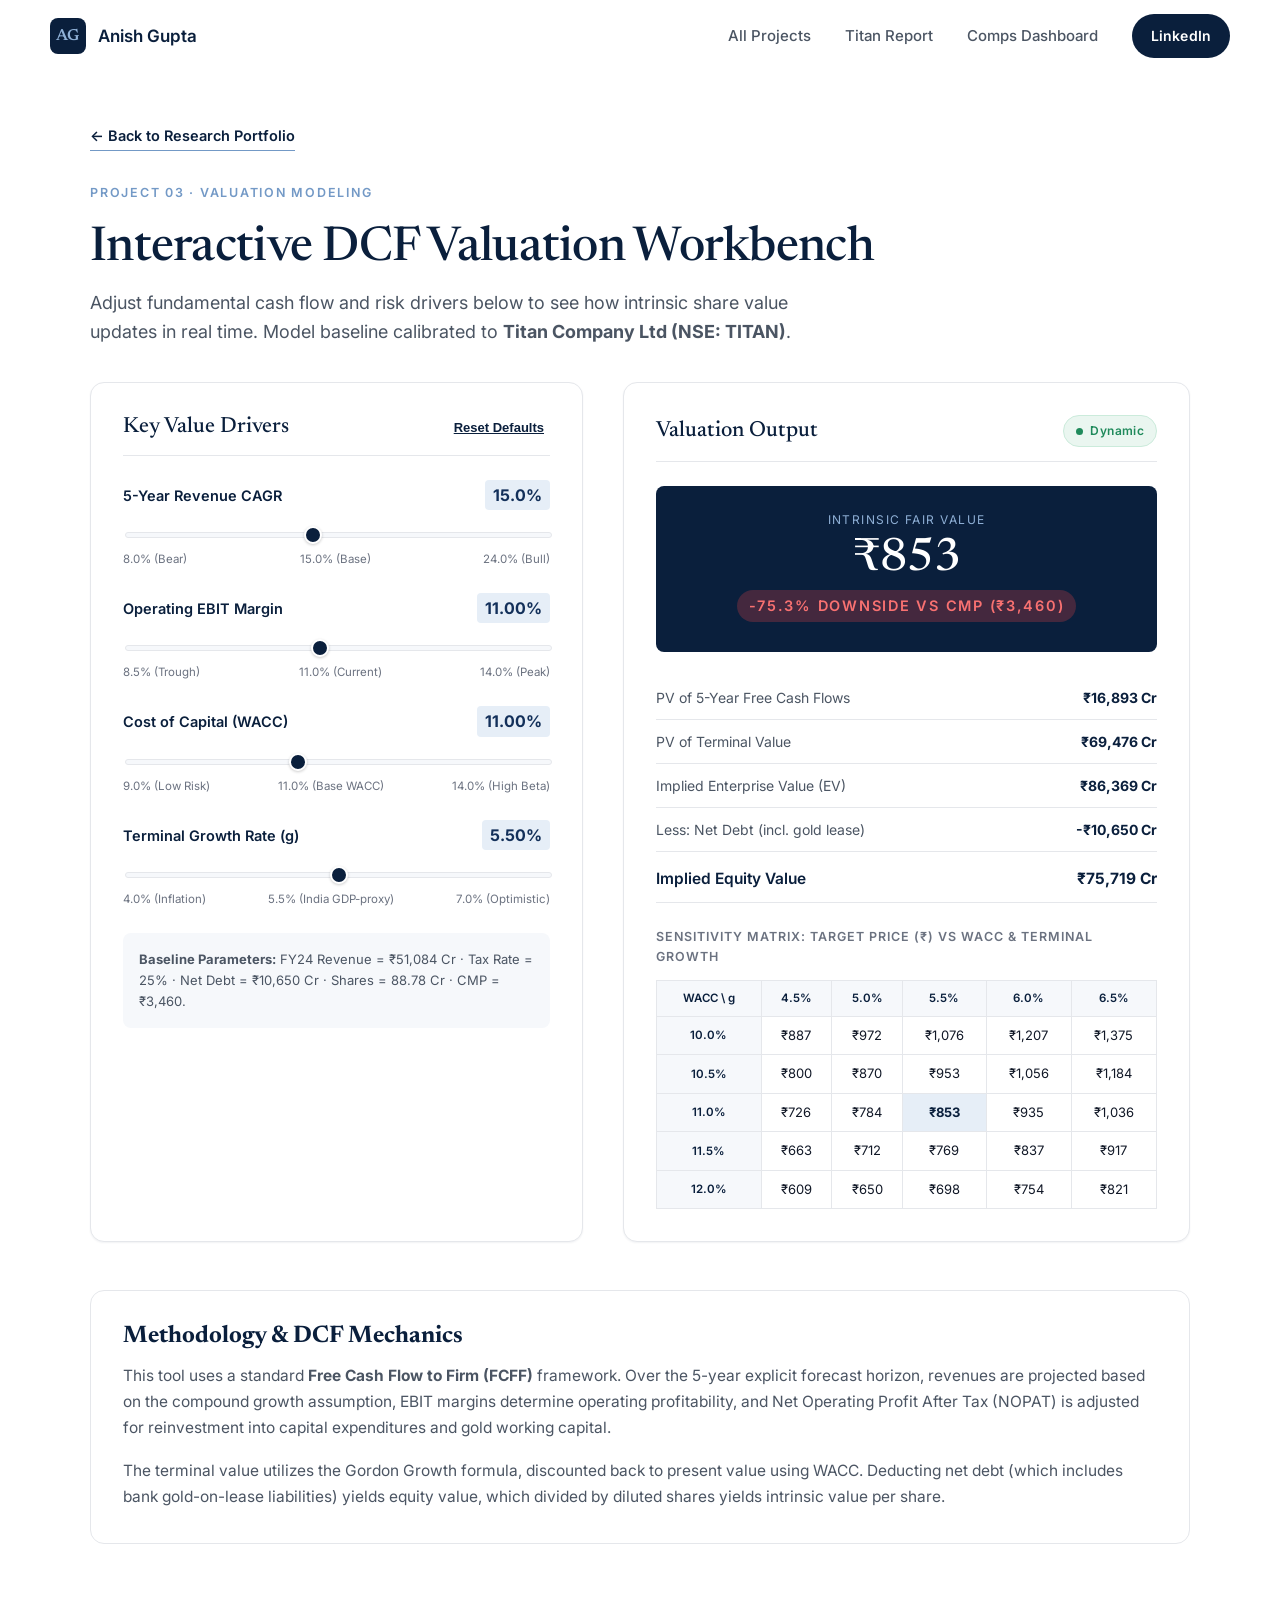
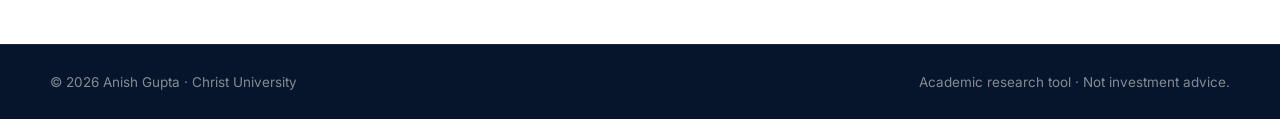
<file: dcf-tool.html>
<!DOCTYPE html>
<html lang="en">
<head>
  <meta charset="UTF-8">
  <meta name="viewport" content="width=device-width, initial-scale=1.0">
  <title>Interactive DCF Valuation Tool | Anish Gupta</title>
  <meta name="description" content="Interactive Discounted Cash Flow (DCF) model and sensitivity engine for Indian equities by Anish Gupta.">
  
  <link rel="preconnect" href="https://fonts.googleapis.com">
  <link rel="preconnect" href="https://fonts.gstatic.com" crossorigin>
  <link href="https://fonts.googleapis.com/css2?family=Inter:wght@400;500;600;700&family=Newsreader:opsz,wght@6..72,400;6..72,500;6..72,600&display=swap" rel="stylesheet">
  <link rel="stylesheet" href="style.css">
  <style>
    .tool-wrap { width: min(100% - 48px, 1100px); margin-inline: auto; padding: 48px 0 100px; }
    .back-nav { display: inline-flex; align-items: center; gap: 8px; font-size: 14.5px; font-weight: 600; color: var(--navy-800); margin-bottom: 32px; text-decoration: none; border-bottom: 1px solid var(--blue-500); padding-bottom: 2px; }
    .back-nav:hover { color: var(--blue-500); }

    .tool-grid { display: grid; grid-template-columns: 1fr 1.15fr; gap: 40px; margin-top: 36px; }
    
    .panel { background: #fff; border: 1px solid var(--line); border-radius: var(--radius); padding: 32px; box-shadow: var(--shadow-sm); }
    .panel-head { display: flex; justify-content: space-between; align-items: center; margin-bottom: 24px; padding-bottom: 14px; border-bottom: 1px solid var(--line); }
    .panel-head h2 { font-family: var(--font-serif); font-size: 22px; font-weight: 500; color: var(--navy-800); margin: 0; }
    
    .slider-box { margin-bottom: 24px; }
    .slider-info { display: flex; justify-content: space-between; align-items: baseline; margin-bottom: 8px; font-size: 14.5px; font-weight: 600; color: var(--navy-800); }
    .slider-val { font-size: 16px; font-weight: 700; color: var(--navy-700); background: var(--blue-100); padding: 2px 8px; border-radius: 4px; }
    
    input[type=range] { width: 100%; height: 6px; background: var(--tint); border: 1px solid var(--line); border-radius: 999px; outline: none; -webkit-appearance: none; }
    input[type=range]::-webkit-slider-thumb { -webkit-appearance: none; width: 18px; height: 18px; border-radius: 50%; background: var(--navy-800); cursor: pointer; border: 2px solid #fff; box-shadow: 0 1px 3px rgba(0,0,0,0.2); }
    
    .slider-hints { display: flex; justify-content: space-between; font-size: 11.5px; color: var(--ink-mute); margin-top: 4px; }
    
    /* Result card */
    .result-banner { background: var(--navy-800); color: #fff; border-radius: var(--radius-sm); padding: 24px; text-align: center; margin-bottom: 24px; }
    .result-banner span { display: block; font-size: 12px; letter-spacing: 0.12em; text-transform: uppercase; color: var(--blue-400); margin-bottom: 6px; }
    .result-banner strong { font-family: var(--font-serif); font-size: 46px; font-weight: 500; line-height: 1; }
    .result-banner .spread { font-size: 14.5px; font-weight: 600; margin-top: 8px; display: inline-block; padding: 4px 12px; border-radius: 999px; }
    .spread.up { background: rgba(31, 138, 91, 0.25); color: #4ade80; }
    .spread.down { background: rgba(239, 68, 68, 0.25); color: #f87171; }
    
    .breakdown-row { display: flex; justify-content: space-between; padding: 10px 0; border-bottom: 1px solid var(--line); font-size: 14px; }
    .breakdown-row:last-child { border-bottom: none; }
    .breakdown-row span { color: var(--ink-soft); }
    .breakdown-row strong { color: var(--navy-800); }
    
    /* Sensitivity table */
    .matrix-title { font-size: 12.5px; font-weight: 600; letter-spacing: 0.08em; text-transform: uppercase; color: var(--ink-mute); margin: 24px 0 12px; }
    .matrix-table { width: 100%; border-collapse: collapse; font-size: 13px; text-align: center; }
    .matrix-table th, .matrix-table td { padding: 8px 6px; border: 1px solid var(--line); }
    .matrix-table th { background: var(--tint); color: var(--navy-800); font-weight: 600; font-size: 11.5px; }
    .matrix-table td.active-cell { background: var(--blue-100); font-weight: 700; color: var(--navy-800); }
    
    .btn-reset { background: none; border: 0; color: var(--navy-800); font-size: 13px; font-weight: 600; cursor: pointer; text-decoration: underline; }
    .btn-reset:hover { color: var(--blue-500); }
    
    @media (max-width: 860px) {
      .tool-grid { grid-template-columns: 1fr; }
    }
  </style>
</head>
<body>

  <header class="nav" id="nav">
    <div class="container nav__inner">
      <a href="index.html" class="nav__brand">
        <span class="nav__mark">AG</span>
        <span class="nav__name">Anish Gupta</span>
      </a>
      <nav class="nav__links">
        <a href="index.html#research">All Projects</a>
        <a href="titan-report.html">Titan Report</a>
        <a href="comps-dashboard.html">Comps Dashboard</a>
        <a href="https://www.linkedin.com/in/anish-gupta-a81478354/" target="_blank" rel="noopener" class="btn btn--small btn--dark">LinkedIn</a>
      </nav>
    </div>
  </header>

  <main class="tool-wrap">
    <a href="index.html#research" class="back-nav">&larr; Back to Research Portfolio</a>

    <p class="eyebrow">Project 03 &middot; Valuation Modeling</p>
    <h1 class="section__title" style="margin-bottom: 12px;">Interactive DCF Valuation Workbench</h1>
    <p style="font-size: 18px; color: var(--ink-soft); max-width: 760px; line-height: 1.6;">
      Adjust fundamental cash flow and risk drivers below to see how intrinsic share value updates in real time. Model baseline calibrated to <strong>Titan Company Ltd (NSE: TITAN)</strong>.
    </p>

    <div class="tool-grid">
      <!-- Input Controls -->
      <section class="panel" aria-label="DCF Model Inputs">
        <div class="panel-head">
          <h2>Key Value Drivers</h2>
          <button id="btn-reset" class="btn-reset">Reset Defaults</button>
        </div>

        <div class="slider-box">
          <div class="slider-info">
            <span>5-Year Revenue CAGR</span>
            <span class="slider-val" id="disp-growth">15.0%</span>
          </div>
          <input type="range" id="rng-growth" min="8" max="24" step="0.5" value="15.0">
          <div class="slider-hints"><span>8.0% (Bear)</span><span>15.0% (Base)</span><span>24.0% (Bull)</span></div>
        </div>

        <div class="slider-box">
          <div class="slider-info">
            <span>Operating EBIT Margin</span>
            <span class="slider-val" id="disp-margin">11.0%</span>
          </div>
          <input type="range" id="rng-margin" min="8.5" max="14.0" step="0.25" value="11.0">
          <div class="slider-hints"><span>8.5% (Trough)</span><span>11.0% (Current)</span><span>14.0% (Peak)</span></div>
        </div>

        <div class="slider-box">
          <div class="slider-info">
            <span>Cost of Capital (WACC)</span>
            <span class="slider-val" id="disp-wacc">11.0%</span>
          </div>
          <input type="range" id="rng-wacc" min="9.0" max="14.0" step="0.25" value="11.0">
          <div class="slider-hints"><span>9.0% (Low Risk)</span><span>11.0% (Base WACC)</span><span>14.0% (High Beta)</span></div>
        </div>

        <div class="slider-box">
          <div class="slider-info">
            <span>Terminal Growth Rate (g)</span>
            <span class="slider-val" id="disp-tg">5.5%</span>
          </div>
          <input type="range" id="rng-tg" min="4.0" max="7.0" step="0.25" value="5.5">
          <div class="slider-hints"><span>4.0% (Inflation)</span><span>5.5% (India GDP-proxy)</span><span>7.0% (Optimistic)</span></div>
        </div>

        <div style="background: var(--tint); border-radius: var(--radius-sm); padding: 16px; margin-top: 24px; font-size: 13px; color: var(--ink-soft); line-height: 1.6;">
          <strong>Baseline Parameters:</strong> FY24 Revenue = ₹51,084 Cr &middot; Tax Rate = 25% &middot; Net Debt = ₹10,650 Cr &middot; Shares = 88.78 Cr &middot; CMP = ₹3,460.
        </div>
      </section>

      <!-- Outputs & Sensitivity Table -->
      <section class="panel" aria-label="Valuation Outputs">
        <div class="panel-head">
          <h2>Valuation Output</h2>
          <span class="pill pill--live"><span class="dot"></span>Dynamic</span>
        </div>

        <div class="result-banner">
          <span>Intrinsic Fair Value</span>
          <strong id="disp-price">₹3,924</strong>
          <div>
            <span class="spread up" id="disp-spread">+13.4% Upside</span>
          </div>
        </div>

        <div class="breakdown-row">
          <span>PV of 5-Year Free Cash Flows</span>
          <strong id="disp-pv-fcf">₹32,450 Cr</strong>
        </div>
        <div class="breakdown-row">
          <span>PV of Terminal Value</span>
          <strong id="disp-pv-tv">₹3,26,400 Cr</strong>
        </div>
        <div class="breakdown-row">
          <span>Implied Enterprise Value (EV)</span>
          <strong id="disp-ev">₹3,58,850 Cr</strong>
        </div>
        <div class="breakdown-row">
          <span>Less: Net Debt (incl. gold lease)</span>
          <strong>-₹10,650 Cr</strong>
        </div>
        <div class="breakdown-row" style="padding-top: 14px; font-size: 15.5px;">
          <span style="font-weight: 600; color: var(--navy-800);">Implied Equity Value</span>
          <strong style="color: var(--navy-800);" id="disp-eq-val">₹3,48,200 Cr</strong>
        </div>

        <!-- Sensitivity Matrix -->
        <div class="matrix-title">Sensitivity Matrix: Target Price (₹) vs WACC &amp; Terminal Growth</div>
        <div style="overflow-x: auto;">
          <table class="matrix-table" id="matrix-table">
            <!-- Rendered by JS -->
          </table>
        </div>
      </section>
    </div>

    <!-- Educational Methodology Box -->
    <div style="margin-top: 48px; background: #fff; border: 1px solid var(--line); border-radius: var(--radius); padding: 32px;">
      <h3 style="font-family: var(--font-serif); font-size: 24px; color: var(--navy-800); margin-bottom: 12px;">Methodology &amp; DCF Mechanics</h3>
      <p style="font-size: 15.5px; color: var(--ink-soft); line-height: 1.7; margin-bottom: 16px;">
        This tool uses a standard <strong>Free Cash Flow to Firm (FCFF)</strong> framework. Over the 5-year explicit forecast horizon, revenues are projected based on the compound growth assumption, EBIT margins determine operating profitability, and Net Operating Profit After Tax (NOPAT) is adjusted for reinvestment into capital expenditures and gold working capital.
      </p>
      <p style="font-size: 15.5px; color: var(--ink-soft); line-height: 1.7; margin: 0;">
        The terminal value utilizes the Gordon Growth formula, discounted back to present value using WACC. Deducting net debt (which includes bank gold-on-lease liabilities) yields equity value, which divided by diluted shares yields intrinsic value per share.
      </p>
    </div>
  </main>

  <footer class="footer">
    <div class="container footer__inner">
      <span>&copy; 2026 Anish Gupta &middot; Christ University</span>
      <span class="footer__note">Academic research tool &middot; Not investment advice.</span>
    </div>
  </footer>

  <script>
    const CONST = {
      REV: 51084,
      TAX: 0.25,
      REINVEST: 0.28,
      NET_DEBT: 10650,
      SHARES: 88.78,
      CMP: 3460
    };

    const rngG = document.getElementById('rng-growth');
    const rngM = document.getElementById('rng-margin');
    const rngW = document.getElementById('rng-wacc');
    const rngT = document.getElementById('rng-tg');
    const btnReset = document.getElementById('btn-reset');

    const dispG = document.getElementById('disp-growth');
    const dispM = document.getElementById('disp-margin');
    const dispW = document.getElementById('disp-wacc');
    const dispT = document.getElementById('disp-tg');

    const dispPrice = document.getElementById('disp-price');
    const dispSpread = document.getElementById('disp-spread');
    const dispPvFcf = document.getElementById('disp-pv-fcf');
    const dispPvTv = document.getElementById('disp-pv-tv');
    const dispEv = document.getElementById('disp-ev');
    const dispEqVal = document.getElementById('disp-eq-val');
    const matrixTable = document.getElementById('matrix-table');

    function calcDCF(g, m, wacc, tg) {
      const spread = Math.max(0.0075, wacc - tg);
      let pvFcfSum = 0;
      let lastFcf = 0;

      for (let t = 1; t <= 5; t++) {
        const rev = CONST.REV * Math.pow(1 + g, t);
        const ebit = rev * m;
        const nopat = ebit * (1 - CONST.TAX);
        const fcf = nopat * (1 - CONST.REINVEST);
        pvFcfSum += (fcf / Math.pow(1 + wacc, t));
        if (t === 5) lastFcf = fcf;
      }

      const tv = (lastFcf * (1 + tg)) / spread;
      const pvTv = tv / Math.pow(1 + wacc, 5);
      const ev = pvFcfSum + pvTv;
      const eq = ev - CONST.NET_DEBT;
      const price = Math.max(0, eq / CONST.SHARES);

      return { pvFcfSum, pvTv, ev, eq, price };
    }

    function formatCr(val) {
      return '₹' + Math.round(val).toLocaleString('en-IN') + ' Cr';
    }

    function renderMatrix(g, m, curW, curT) {
      const waccSteps = [-0.01, -0.005, 0, 0.005, 0.01];
      const tgSteps = [-0.01, -0.005, 0, 0.005, 0.01];

      let html = '<thead><tr><th>WACC \\ g</th>';
      tgSteps.forEach(o => {
        html += `<th>${((curT + o) * 100).toFixed(1)}%</th>`;
      });
      html += '</tr></thead><tbody>';

      waccSteps.forEach(wo => {
        const w = curW + wo;
        html += `<tr><th>${(w * 100).toFixed(1)}%</th>`;
        tgSteps.forEach(to => {
          const t = curT + to;
          const res = calcDCF(g, m, w, t);
          const isCur = (wo === 0 && to === 0);
          html += `<td class="${isCur ? 'active-cell' : ''}">₹${Math.round(res.price).toLocaleString('en-IN')}</td>`;
        });
        html += '</tr>';
      });

      html += '</tbody>';
      matrixTable.innerHTML = html;
    }

    function update() {
      const g = parseFloat(rngG.value) / 100;
      const m = parseFloat(rngM.value) / 100;
      const w = parseFloat(rngW.value) / 100;
      const t = parseFloat(rngT.value) / 100;

      dispG.textContent = (g * 100).toFixed(1) + '%';
      dispM.textContent = (m * 100).toFixed(2) + '%';
      dispW.textContent = (w * 100).toFixed(2) + '%';
      dispT.textContent = (t * 100).toFixed(2) + '%';

      const res = calcDCF(g, m, w, t);
      const p = Math.round(res.price);

      dispPrice.textContent = '₹' + p.toLocaleString('en-IN');
      dispPvFcf.textContent = formatCr(res.pvFcfSum);
      dispPvTv.textContent = formatCr(res.pvTv);
      dispEv.textContent = formatCr(res.ev);
      dispEqVal.textContent = formatCr(res.eq);

      const spread = ((p - CONST.CMP) / CONST.CMP) * 100;
      if (spread >= 0) {
        dispSpread.textContent = `+${spread.toFixed(1)}% Upside vs CMP (₹3,460)`;
        dispSpread.className = 'spread up';
      } else {
        dispSpread.textContent = `${spread.toFixed(1)}% Downside vs CMP (₹3,460)`;
        dispSpread.className = 'spread down';
      }

      renderMatrix(g, m, w, t);
    }

    [rngG, rngM, rngW, rngT].forEach(el => el.addEventListener('input', update));

    btnReset.addEventListener('click', () => {
      rngG.value = 15.0;
      rngM.value = 11.0;
      rngW.value = 11.0;
      rngT.value = 5.5;
      update();
    });

    update();
  </script>
</body>
</html>
</file>
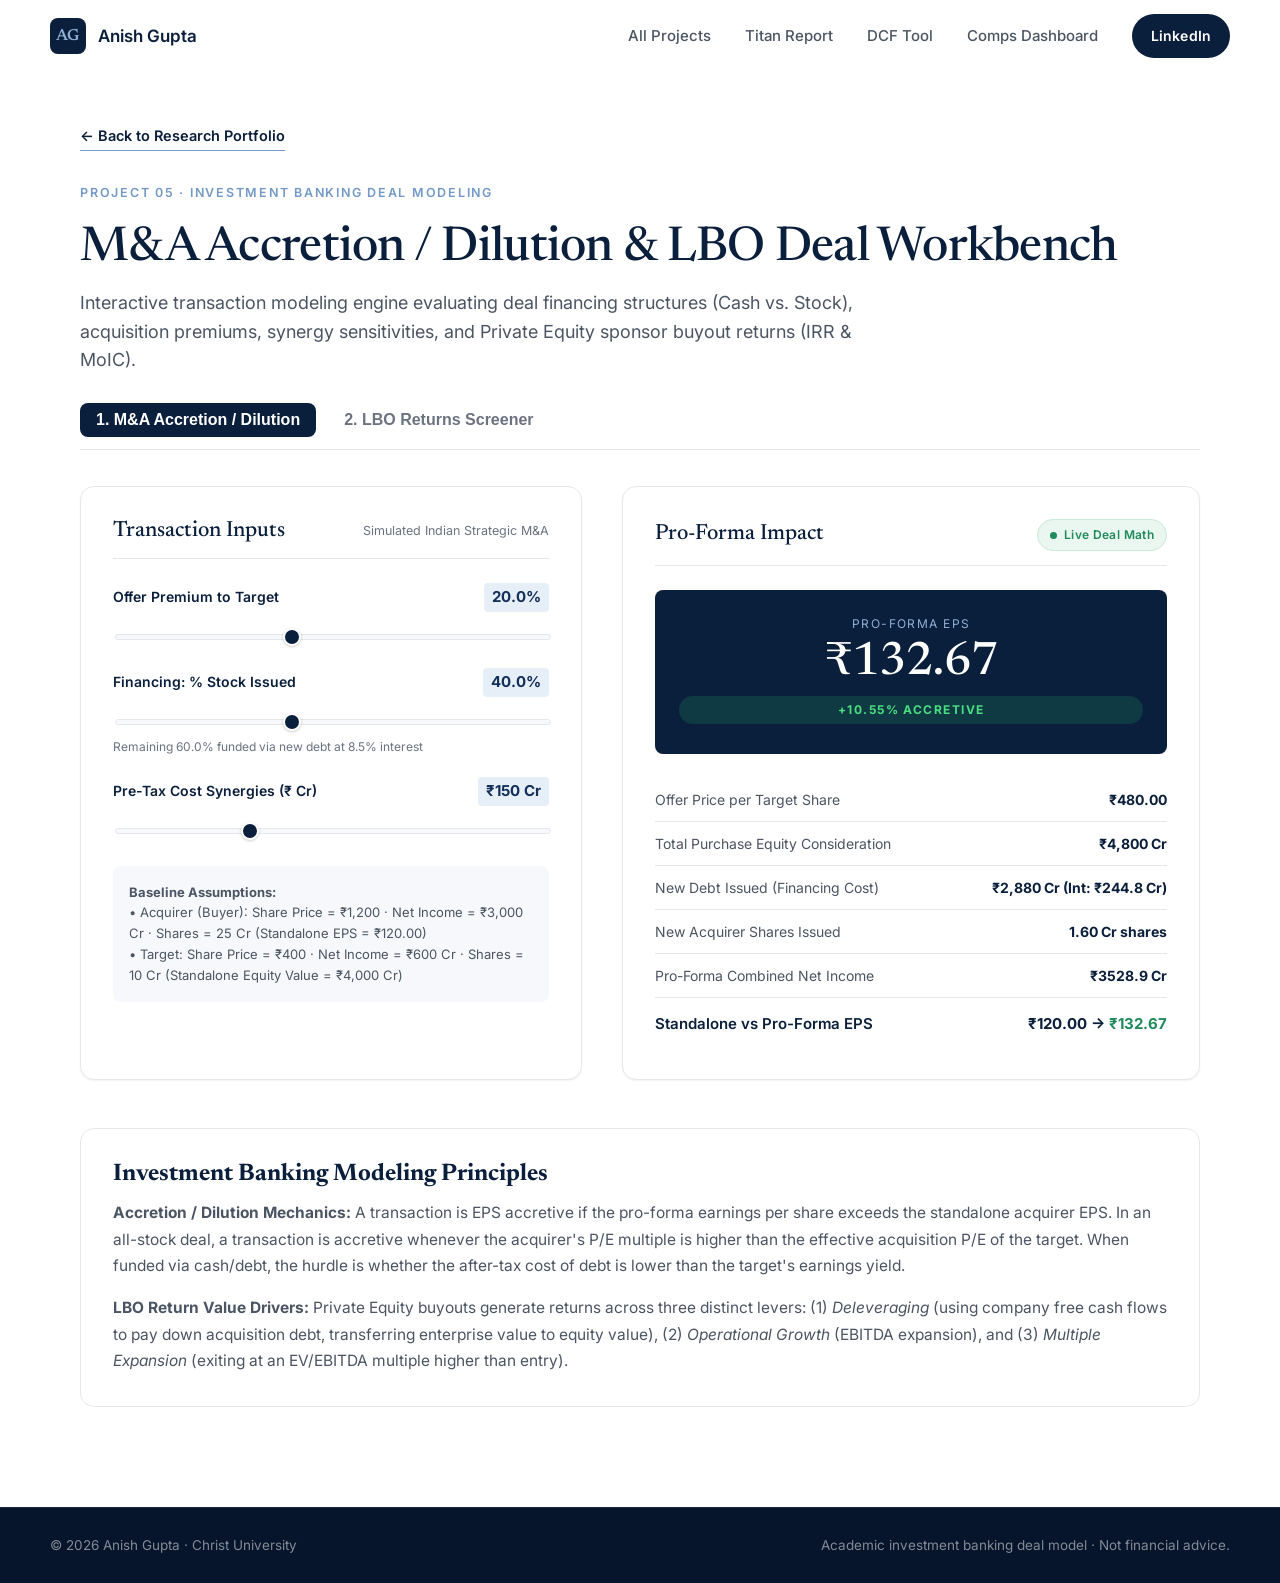
<file: ma-lbo-model.html>
<!DOCTYPE html>
<html lang="en">
<head>
  <meta charset="UTF-8">
  <meta name="viewport" content="width=device-width, initial-scale=1.0">
  <title>M&amp;A Accretion / Dilution &amp; LBO Model | Anish Gupta</title>
  <meta name="description" content="Interactive Investment Banking M&A Accretion / Dilution and LBO returns model by Anish Gupta.">
  
  <link rel="preconnect" href="https://fonts.googleapis.com">
  <link rel="preconnect" href="https://fonts.gstatic.com" crossorigin>
  <link href="https://fonts.googleapis.com/css2?family=Inter:wght@400;500;600;700&family=Newsreader:opsz,wght@6..72,400;6..72,500;6..72,600&display=swap" rel="stylesheet">
  <link rel="stylesheet" href="style.css">
  <style>
    .ma-wrap { width: min(100% - 48px, 1120px); margin-inline: auto; padding: 48px 0 100px; }
    .back-nav { display: inline-flex; align-items: center; gap: 8px; font-size: 14.5px; font-weight: 600; color: var(--navy-800); margin-bottom: 32px; text-decoration: none; border-bottom: 1px solid var(--blue-500); padding-bottom: 2px; }
    .back-nav:hover { color: var(--blue-500); }

    .tabs { display: flex; gap: 12px; margin: 28px 0 36px; border-bottom: 1px solid var(--line); padding-bottom: 12px; }
    .tab-btn { background: none; border: none; font-size: 16px; font-weight: 600; color: var(--ink-mute); cursor: pointer; padding: 8px 16px; border-radius: var(--radius-sm); transition: all 0.2s; }
    .tab-btn.active { background: var(--navy-800); color: #fff; }

    .grid-2 { display: grid; grid-template-columns: 1fr 1.15fr; gap: 40px; }
    .panel { background: #fff; border: 1px solid var(--line); border-radius: var(--radius); padding: 32px; box-shadow: var(--shadow-sm); }
    .panel-head { display: flex; justify-content: space-between; align-items: center; margin-bottom: 24px; padding-bottom: 14px; border-bottom: 1px solid var(--line); }
    .panel-head h2 { font-family: var(--font-serif); font-size: 22px; font-weight: 500; color: var(--navy-800); margin: 0; }
    
    .input-row { margin-bottom: 20px; }
    .input-label { display: flex; justify-content: space-between; align-items: baseline; font-size: 14px; font-weight: 600; color: var(--navy-800); margin-bottom: 8px; }
    .input-val { font-size: 15px; font-weight: 700; color: var(--navy-700); background: var(--blue-100); padding: 2px 8px; border-radius: 4px; }
    
    input[type=range] { width: 100%; height: 6px; background: var(--tint); border: 1px solid var(--line); border-radius: 999px; outline: none; -webkit-appearance: none; }
    input[type=range]::-webkit-slider-thumb { -webkit-appearance: none; width: 18px; height: 18px; border-radius: 50%; background: var(--navy-800); cursor: pointer; border: 2px solid #fff; box-shadow: 0 1px 3px rgba(0,0,0,0.2); }
    
    .kpi-banner { background: var(--navy-800); color: #fff; border-radius: var(--radius-sm); padding: 24px; text-align: center; margin-bottom: 24px; }
    .kpi-banner span { display: block; font-size: 12px; letter-spacing: 0.12em; text-transform: uppercase; color: var(--blue-400); margin-bottom: 6px; }
    .kpi-banner strong { font-family: var(--font-serif); font-size: 46px; font-weight: 500; line-height: 1; }
    .kpi-badge { font-size: 14px; font-weight: 700; margin-top: 10px; display: inline-block; padding: 4px 12px; border-radius: 999px; }
    .kpi-badge.accretive { background: rgba(31, 138, 91, 0.25); color: #4ade80; }
    .kpi-badge.dilutive { background: rgba(239, 68, 68, 0.25); color: #f87171; }
    
    .data-line { display: flex; justify-content: space-between; padding: 10px 0; border-bottom: 1px solid var(--line); font-size: 14px; }
    .data-line:last-child { border-bottom: none; }
    .data-line span { color: var(--ink-soft); }
    .data-line strong { color: var(--navy-800); }
    
    .explainer { margin-top: 48px; background: #fff; border: 1px solid var(--line); border-radius: var(--radius); padding: 32px; }
    .explainer h3 { font-family: var(--font-serif); font-size: 24px; color: var(--navy-800); margin-bottom: 12px; }
    .explainer p { font-size: 15.5px; color: var(--ink-soft); line-height: 1.7; margin-bottom: 16px; }

    @media (max-width: 860px) {
      .grid-2 { grid-template-columns: 1fr; }
    }
  </style>
</head>
<body>

  <header class="nav" id="nav">
    <div class="container nav__inner">
      <a href="index.html" class="nav__brand">
        <span class="nav__mark">AG</span>
        <span class="nav__name">Anish Gupta</span>
      </a>
      <nav class="nav__links">
        <a href="index.html#research">All Projects</a>
        <a href="titan-report.html">Titan Report</a>
        <a href="dcf-tool.html">DCF Tool</a>
        <a href="comps-dashboard.html">Comps Dashboard</a>
        <a href="https://www.linkedin.com/in/anish-gupta-a81478354/" target="_blank" rel="noopener" class="btn btn--small btn--dark">LinkedIn</a>
      </nav>
    </div>
  </header>

  <main class="ma-wrap">
    <a href="index.html#research" class="back-nav">&larr; Back to Research Portfolio</a>

    <p class="eyebrow">Project 05 &middot; Investment Banking Deal Modeling</p>
    <h1 class="section__title" style="margin-bottom: 12px;">M&amp;A Accretion / Dilution &amp; LBO Deal Workbench</h1>
    <p style="font-size: 18px; color: var(--ink-soft); max-width: 780px; line-height: 1.6;">
      Interactive transaction modeling engine evaluating deal financing structures (Cash vs. Stock), acquisition premiums, synergy sensitivities, and Private Equity sponsor buyout returns (IRR &amp; MoIC).
    </p>

    <!-- Navigation Tabs -->
    <div class="tabs">
      <button class="tab-btn active" id="tab-ma-btn">1. M&amp;A Accretion / Dilution</button>
      <button class="tab-btn" id="tab-lbo-btn">2. LBO Returns Screener</button>
    </div>

    <!-- MODULE 1: M&A ACCRETION / DILUTION -->
    <div id="module-ma">
      <div class="grid-2">
        <section class="panel" aria-label="Deal Assumptions">
          <div class="panel-head">
            <h2>Transaction Inputs</h2>
            <span class="muted" style="font-size: 12.5px;">Simulated Indian Strategic M&amp;A</span>
          </div>

          <div class="input-row">
            <div class="input-label">
              <span>Offer Premium to Target</span>
              <span class="input-val" id="disp-prem">20.0%</span>
            </div>
            <input type="range" id="rng-prem" min="0" max="50" step="2.5" value="20">
          </div>

          <div class="input-row">
            <div class="input-label">
              <span>Financing: % Stock Issued</span>
              <span class="input-val" id="disp-stock-mix">40.0%</span>
            </div>
            <input type="range" id="rng-stock-mix" min="0" max="100" step="5" value="40">
            <div style="font-size: 12px; color: var(--ink-mute); margin-top: 4px;">Remaining 60.0% funded via new debt at 8.5% interest</div>
          </div>

          <div class="input-row">
            <div class="input-label">
              <span>Pre-Tax Cost Synergies (₹ Cr)</span>
              <span class="input-val" id="disp-syn">₹150 Cr</span>
            </div>
            <input type="range" id="rng-syn" min="0" max="500" step="25" value="150">
          </div>

          <div style="background: var(--tint); border-radius: var(--radius-sm); padding: 16px; margin-top: 24px; font-size: 13px; color: var(--ink-soft); line-height: 1.6;">
            <strong>Baseline Assumptions:</strong><br>
            &bull; Acquirer (Buyer): Share Price = ₹1,200 &middot; Net Income = ₹3,000 Cr &middot; Shares = 25 Cr (Standalone EPS = ₹120.00)<br>
            &bull; Target: Share Price = ₹400 &middot; Net Income = ₹600 Cr &middot; Shares = 10 Cr (Standalone Equity Value = ₹4,000 Cr)
          </div>
        </section>

        <!-- M&A Output -->
        <section class="panel" aria-label="Deal Output">
          <div class="panel-head">
            <h2>Pro-Forma Impact</h2>
            <span class="pill pill--live"><span class="dot"></span>Live Deal Math</span>
          </div>

          <div class="kpi-banner">
            <span>Pro-Forma EPS</span>
            <strong id="disp-pf-eps">₹124.60</strong>
            <div>
              <span class="kpi-badge accretive" id="disp-accretion-badge">+3.83% Accretive</span>
            </div>
          </div>

          <div class="data-line">
            <span>Offer Price per Target Share</span>
            <strong id="disp-offer-px">₹480.00</strong>
          </div>
          <div class="data-line">
            <span>Total Purchase Equity Consideration</span>
            <strong id="disp-deal-val">₹4,800 Cr</strong>
          </div>
          <div class="data-line">
            <span>New Debt Issued (Financing Cost)</span>
            <strong id="disp-new-debt">₹2,880 Cr (Interest: ₹244.8 Cr)</strong>
          </div>
          <div class="data-line">
            <span>New Acquirer Shares Issued</span>
            <strong id="disp-new-shares">1.60 Cr shares</strong>
          </div>
          <div class="data-line">
            <span>Pro-Forma Combined Net Income</span>
            <strong id="disp-pf-ni">₹3,314.4 Cr</strong>
          </div>
          <div class="data-line" style="padding-top: 14px; font-size: 15px;">
            <span style="font-weight: 600; color: var(--navy-800);">Standalone vs Pro-Forma EPS</span>
            <strong style="color: var(--navy-800);">₹120.00 &rarr; <span id="disp-pf-eps-sub" style="color: var(--green);">₹124.60</span></strong>
          </div>
        </section>
      </div>
    </div>

    <!-- MODULE 2: LBO RETURNS SCREENER (Hidden by default, shown via tab) -->
    <div id="module-lbo" style="display: none;">
      <div class="grid-2">
        <section class="panel" aria-label="LBO Assumptions">
          <div class="panel-head">
            <h2>Buyout Assumptions</h2>
            <span class="muted" style="font-size: 12.5px;">Sponsor 5-Year LBO</span>
          </div>

          <div class="input-row">
            <div class="input-label">
              <span>Entry EV / EBITDA Multiple</span>
              <span class="input-val" id="disp-entry-mult">12.0x</span>
            </div>
            <input type="range" id="rng-entry-mult" min="8" max="20" step="0.5" value="12.0">
          </div>

          <div class="input-row">
            <div class="input-label">
              <span>Exit EV / EBITDA Multiple</span>
              <span class="input-val" id="disp-exit-mult">12.0x</span>
            </div>
            <input type="range" id="rng-exit-mult" min="8" max="20" step="0.5" value="12.0">
          </div>

          <div class="input-row">
            <div class="input-label">
              <span>Leverage (% Debt Funded at Entry)</span>
              <span class="input-val" id="disp-lbo-debt">55.0%</span>
            </div>
            <input type="range" id="rng-lbo-debt" min="30" max="75" step="5" value="55">
          </div>

          <div class="input-row">
            <div class="input-label">
              <span>Target 5-Year EBITDA CAGR</span>
              <span class="input-val" id="disp-ebitda-grow">14.0%</span>
            </div>
            <input type="range" id="rng-ebitda-grow" min="6" max="24" step="1" value="14">
          </div>

          <div style="background: var(--tint); border-radius: var(--radius-sm); padding: 16px; margin-top: 24px; font-size: 13px; color: var(--ink-soft); line-height: 1.6;">
            <strong>Target Profile:</strong> Base EBITDA = ₹500 Cr &middot; 5-Year Holding Period &middot; 60% of Cumulative FCF used for debt paydown.
          </div>
        </section>

        <section class="panel" aria-label="LBO Outputs">
          <div class="panel-head">
            <h2>Sponsor Returns (5-Year Horizon)</h2>
            <span class="pill pill--live"><span class="dot"></span>PE Returns</span>
          </div>

          <div class="kpi-banner">
            <span>Projected Sponsor IRR</span>
            <strong id="disp-irr">24.2%</strong>
            <div>
              <span class="kpi-badge accretive" id="disp-moic">2.96x MoIC (Money on Invested Capital)</span>
            </div>
          </div>

          <div class="data-line">
            <span>Initial Enterprise Value (Entry)</span>
            <strong id="disp-entry-ev">₹6,000 Cr</strong>
          </div>
          <div class="data-line">
            <span>Sponsor Equity Check at Entry</span>
            <strong id="disp-sponsor-equity">₹2,700 Cr</strong>
          </div>
          <div class="data-line">
            <span>Year 5 Exit EBITDA</span>
            <strong id="disp-exit-ebitda">₹962.7 Cr</strong>
          </div>
          <div class="data-line">
            <span>Exit Enterprise Value</span>
            <strong id="disp-exit-ev">₹11,552 Cr</strong>
          </div>
          <div class="data-line">
            <span>Remaining Net Debt at Exit</span>
            <strong id="disp-exit-debt">₹1,560 Cr (De-levered)</strong>
          </div>
          <div class="data-line" style="padding-top: 14px; font-size: 15px;">
            <span style="font-weight: 600; color: var(--navy-800);">Exit Equity Proceeds to Sponsor</span>
            <strong style="color: var(--navy-800);" id="disp-exit-equity">₹9,992 Cr</strong>
          </div>
        </section>
      </div>
    </div>

    <!-- Educational Mechanics -->
    <div class="explainer">
      <h3>Investment Banking Modeling Principles</h3>
      <p>
        <strong>Accretion / Dilution Mechanics:</strong> A transaction is EPS accretive if the pro-forma earnings per share exceeds the standalone acquirer EPS. In an all-stock deal, a transaction is accretive whenever the acquirer's P/E multiple is higher than the effective acquisition P/E of the target. When funded via cash/debt, the hurdle is whether the after-tax cost of debt is lower than the target's earnings yield.
      </p>
      <p style="margin: 0;">
        <strong>LBO Return Value Drivers:</strong> Private Equity buyouts generate returns across three distinct levers: (1) <em>Deleveraging</em> (using company free cash flows to pay down acquisition debt, transferring enterprise value to equity value), (2) <em>Operational Growth</em> (EBITDA expansion), and (3) <em>Multiple Expansion</em> (exiting at an EV/EBITDA multiple higher than entry).
      </p>
    </div>
  </main>

  <footer class="footer">
    <div class="container footer__inner">
      <span>&copy; 2026 Anish Gupta &middot; Christ University</span>
      <span class="footer__note">Academic investment banking deal model &middot; Not financial advice.</span>
    </div>
  </footer>

  <script>
    // Tab switching
    const tabMaBtn = document.getElementById('tab-ma-btn');
    const tabLboBtn = document.getElementById('tab-lbo-btn');
    const modMa = document.getElementById('module-ma');
    const modLbo = document.getElementById('module-lbo');

    tabMaBtn.addEventListener('click', () => {
      tabMaBtn.classList.add('active');
      tabLboBtn.classList.remove('active');
      modMa.style.display = 'block';
      modLbo.style.display = 'none';
    });

    tabLboBtn.addEventListener('click', () => {
      tabLboBtn.classList.add('active');
      tabMaBtn.classList.remove('active');
      modMa.style.display = 'none';
      modLbo.style.display = 'block';
    });

    // M&A Math
    const rngPrem = document.getElementById('rng-prem');
    const rngStock = document.getElementById('rng-stock-mix');
    const rngSyn = document.getElementById('rng-syn');

    const dispPrem = document.getElementById('disp-prem');
    const dispStock = document.getElementById('disp-stock-mix');
    const dispSyn = document.getElementById('disp-syn');

    const dispPfEps = document.getElementById('disp-pf-eps');
    const dispPfEpsSub = document.getElementById('disp-pf-eps-sub');
    const dispBadge = document.getElementById('disp-accretion-badge');
    const dispOfferPx = document.getElementById('disp-offer-px');
    const dispDealVal = document.getElementById('disp-deal-val');
    const dispNewDebt = document.getElementById('disp-new-debt');
    const dispNewShares = document.getElementById('disp-new-shares');
    const dispPfNi = document.getElementById('disp-pf-ni');

    function updateMA() {
      const prem = parseFloat(rngPrem.value) / 100;
      const stockMix = parseFloat(rngStock.value) / 100;
      const syn = parseFloat(rngSyn.value);

      dispPrem.textContent = (prem * 100).toFixed(1) + '%';
      dispStock.textContent = (stockMix * 100).toFixed(1) + '%';
      dispSyn.textContent = '₹' + syn.toFixed(0) + ' Cr';

      // Constants
      const acqPx = 1200;
      const acqNi = 3000;
      const acqShares = 25;
      const tgtPx = 400;
      const tgtNi = 600;
      const tgtShares = 10;
      const debtRate = 0.085;
      const taxRate = 0.25;

      const offerPx = tgtPx * (1 + prem);
      const dealVal = offerPx * tgtShares;

      const stockVal = dealVal * stockMix;
      const debtVal = dealVal * (1 - stockMix);

      const newShares = stockVal / acqPx;
      const interestCostPreTax = debtVal * debtRate;
      const interestCostPostTax = interestCostPreTax * (1 - taxRate);
      const synPostTax = syn * (1 - taxRate);

      const pfNetIncome = acqNi + tgtNi + synPostTax - interestCostPostTax;
      const pfShares = acqShares + newShares;
      const pfEps = pfNetIncome / pfShares;
      const baseEps = acqNi / acqShares;
      const spread = ((pfEps - baseEps) / baseEps) * 100;

      dispOfferPx.textContent = '₹' + offerPx.toFixed(2);
      dispDealVal.textContent = '₹' + Math.round(dealVal).toLocaleString('en-IN') + ' Cr';
      dispNewDebt.textContent = '₹' + Math.round(debtVal).toLocaleString('en-IN') + ' Cr (Int: ₹' + interestCostPreTax.toFixed(1) + ' Cr)';
      dispNewShares.textContent = newShares.toFixed(2) + ' Cr shares';
      dispPfNi.textContent = '₹' + pfNetIncome.toFixed(1) + ' Cr';
      dispPfEps.textContent = '₹' + pfEps.toFixed(2);
      dispPfEpsSub.textContent = '₹' + pfEps.toFixed(2);

      if (spread >= 0) {
        dispBadge.className = 'kpi-badge accretive';
        dispBadge.textContent = `+${spread.toFixed(2)}% Accretive`;
        dispPfEpsSub.style.color = 'var(--green)';
      } else {
        dispBadge.className = 'kpi-badge dilutive';
        dispBadge.textContent = `${spread.toFixed(2)}% Dilutive`;
        dispPfEpsSub.style.color = '#ef4444';
      }
    }

    [rngPrem, rngStock, rngSyn].forEach(el => el.addEventListener('input', updateMA));
    updateMA();

    // LBO Math
    const rngEntry = document.getElementById('rng-entry-mult');
    const rngExit = document.getElementById('rng-exit-mult');
    const rngLboDebt = document.getElementById('rng-lbo-debt');
    const rngEbitdaG = document.getElementById('rng-ebitda-grow');

    const dispEntryMult = document.getElementById('disp-entry-mult');
    const dispExitMult = document.getElementById('disp-exit-mult');
    const dispLboDebt = document.getElementById('disp-lbo-debt');
    const dispEbitdaG = document.getElementById('disp-ebitda-grow');

    const dispIrr = document.getElementById('disp-irr');
    const dispMoic = document.getElementById('disp-moic');
    const dispEntryEv = document.getElementById('disp-entry-ev');
    const dispSponsorEq = document.getElementById('disp-sponsor-equity');
    const dispExitEbitda = document.getElementById('disp-exit-ebitda');
    const dispExitEv = document.getElementById('disp-exit-ev');
    const dispExitDebt = document.getElementById('disp-exit-debt');
    const dispExitEq = document.getElementById('disp-exit-equity');

    function updateLBO() {
      const entryM = parseFloat(rngEntry.value);
      const exitM = parseFloat(rngExit.value);
      const debtPct = parseFloat(rngLboDebt.value) / 100;
      const g = parseFloat(rngEbitdaG.value) / 100;

      dispEntryMult.textContent = entryM.toFixed(1) + 'x';
      dispExitMult.textContent = exitM.toFixed(1) + 'x';
      dispLboDebt.textContent = (debtPct * 100).toFixed(0) + '%';
      dispEbitdaG.textContent = (g * 100).toFixed(0) + '%';

      const baseEbitda = 500;
      const entryEv = baseEbitda * entryM;
      const entryDebt = entryEv * debtPct;
      const sponsorEquity = entryEv - entryDebt;

      const exitEbitda = baseEbitda * Math.pow(1 + g, 5);
      const exitEv = exitEbitda * exitM;

      // Cumulative FCF generated over 5 years
      const cumFcf = baseEbitda * 2.8; 
      const debtPaid = cumFcf * 0.6;
      const exitDebt = Math.max(0, entryDebt - debtPaid);

      const exitEquity = exitEv - exitDebt;
      const moic = Math.max(0, exitEquity / sponsorEquity);
      const irr = (Math.pow(moic, 1 / 5) - 1) * 100;

      dispEntryEv.textContent = '₹' + Math.round(entryEv).toLocaleString('en-IN') + ' Cr';
      dispSponsorEq.textContent = '₹' + Math.round(sponsorEquity).toLocaleString('en-IN') + ' Cr';
      dispExitEbitda.textContent = '₹' + exitEbitda.toFixed(1) + ' Cr';
      dispExitEv.textContent = '₹' + Math.round(exitEv).toLocaleString('en-IN') + ' Cr';
      dispExitDebt.textContent = '₹' + Math.round(exitDebt).toLocaleString('en-IN') + ' Cr (De-levered)';
      dispExitEq.textContent = '₹' + Math.round(exitEquity).toLocaleString('en-IN') + ' Cr';

      dispIrr.textContent = irr.toFixed(1) + '%';
      dispMoic.textContent = moic.toFixed(2) + 'x MoIC (Money on Invested Capital)';
    }

    [rngEntry, rngExit, rngLboDebt, rngEbitdaG].forEach(el => el.addEventListener('input', updateLBO));
    updateLBO();
  </script>
</body>
</html>
</file>
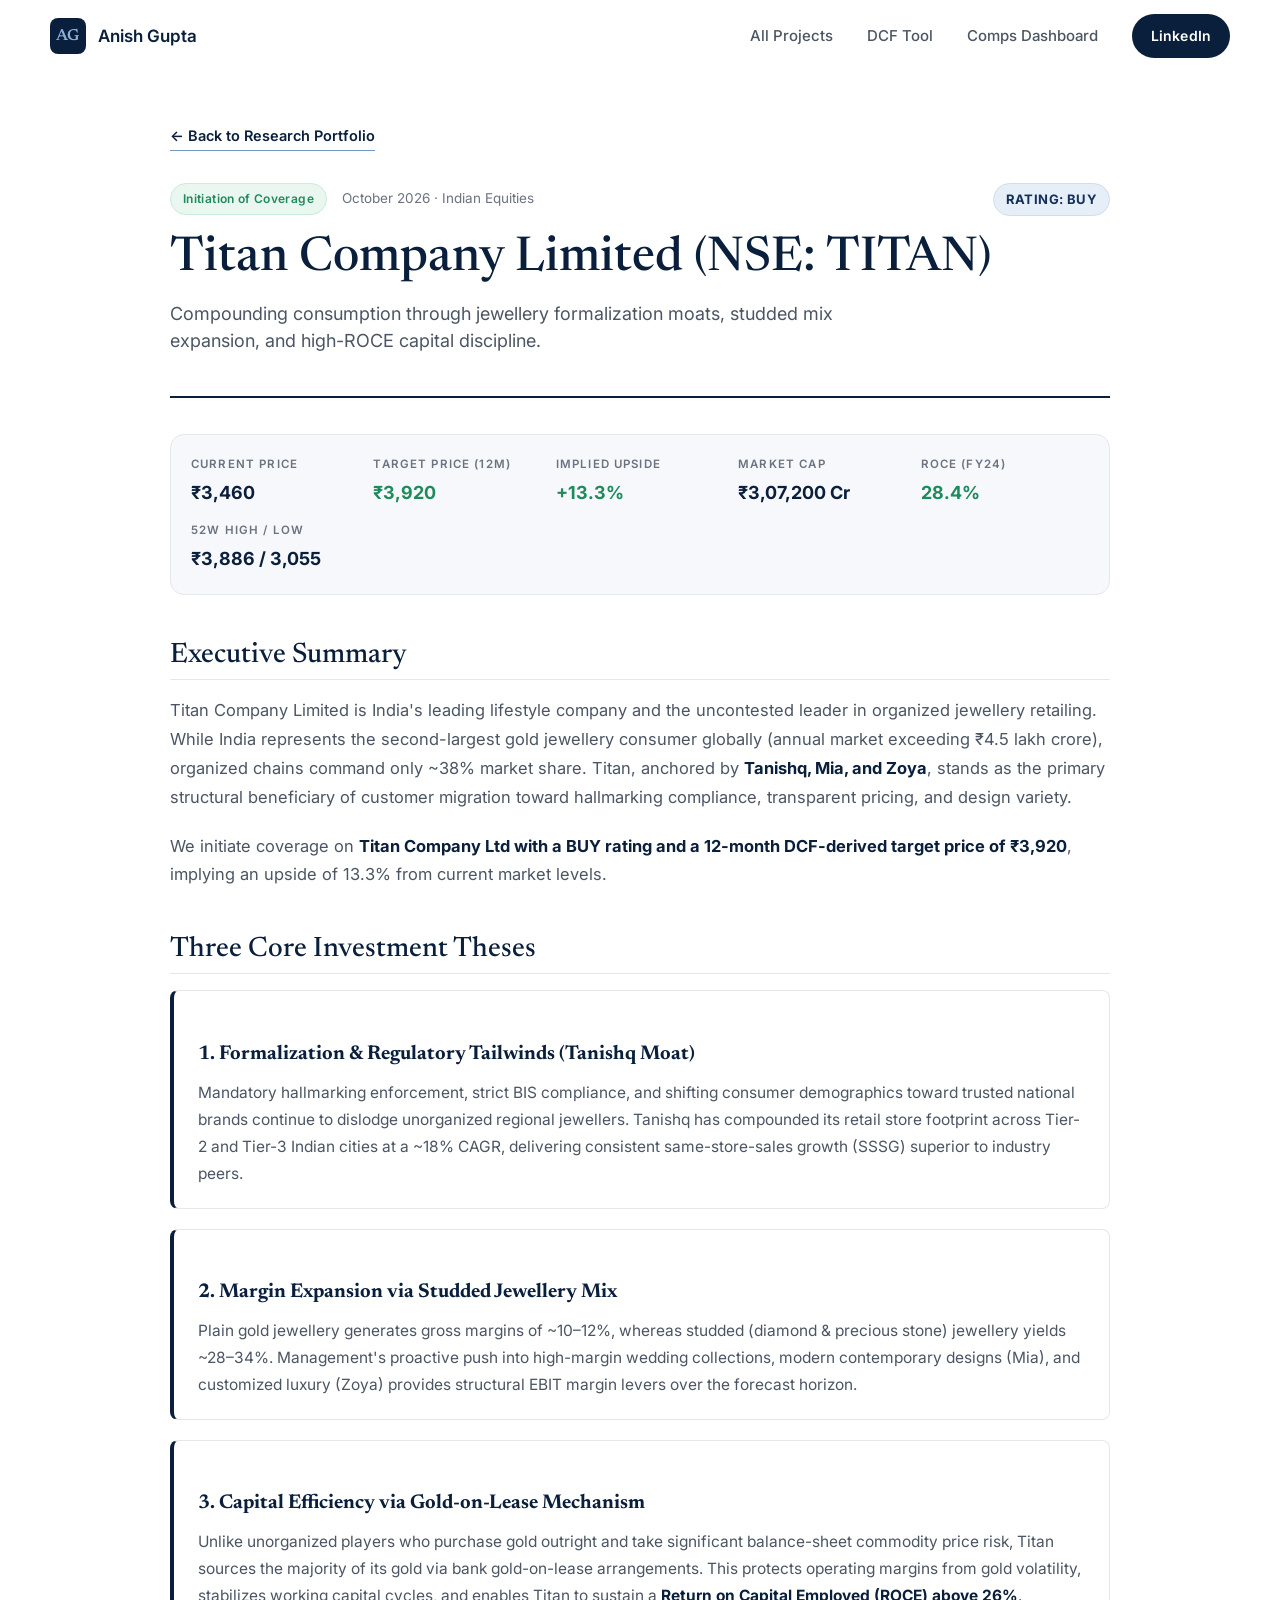
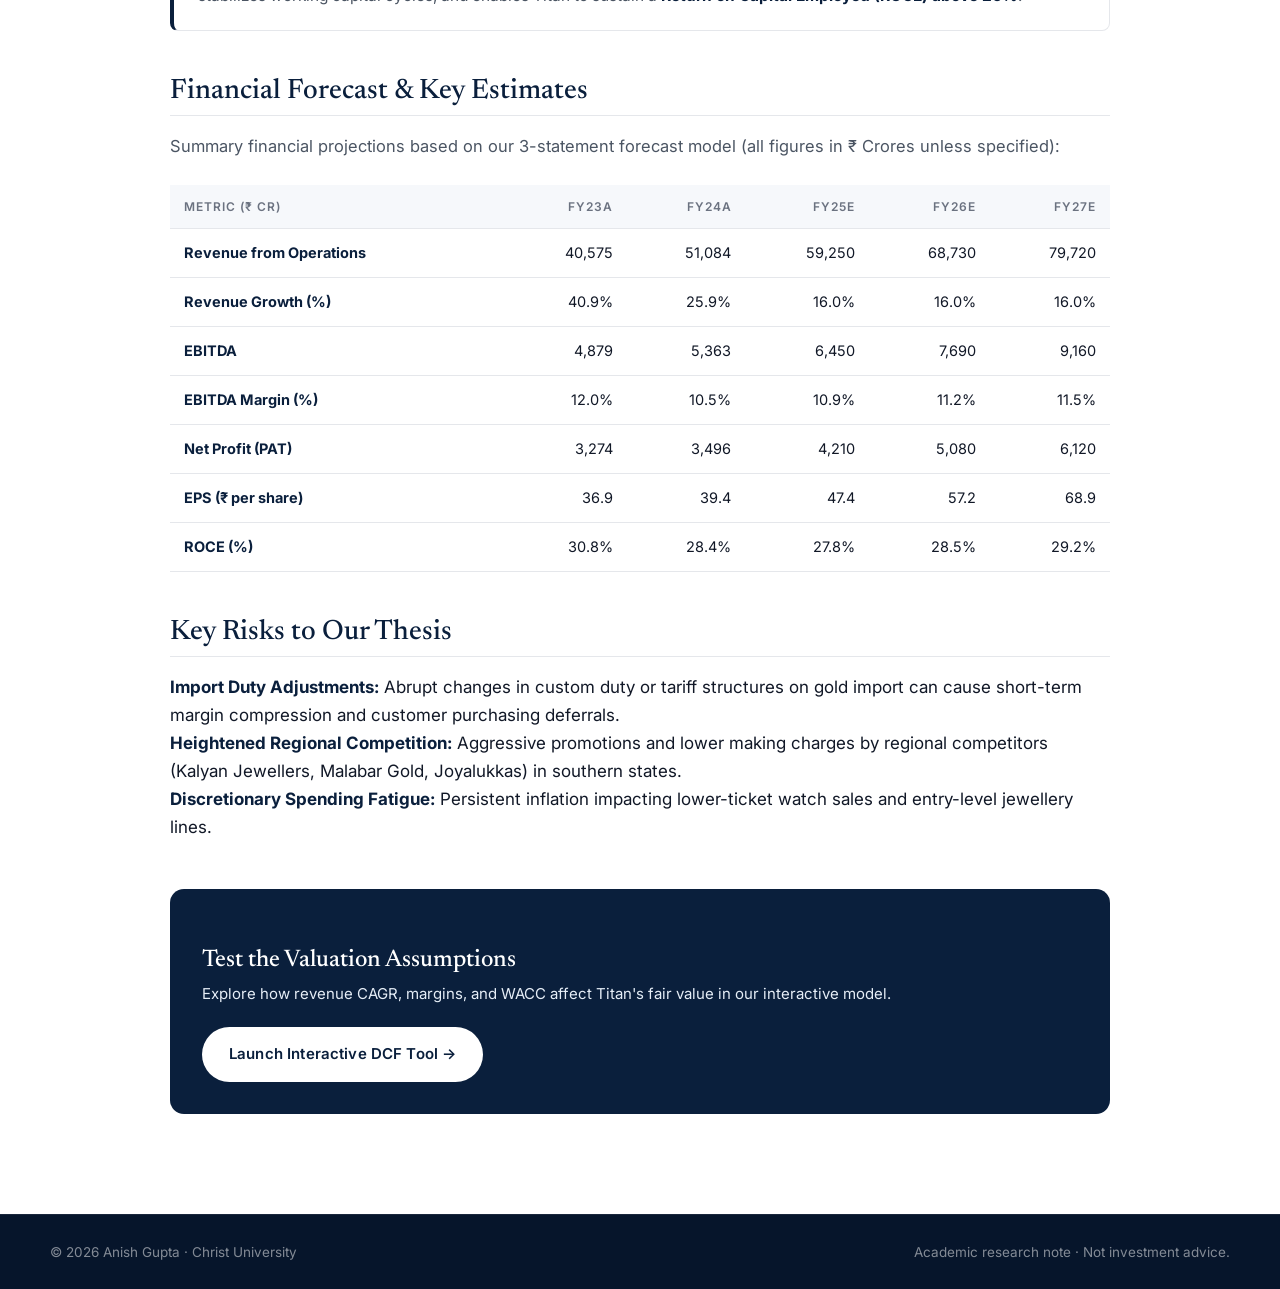
<file: titan-report.html>
<!DOCTYPE html>
<html lang="en">
<head>
  <meta charset="UTF-8">
  <meta name="viewport" content="width=device-width, initial-scale=1.0">
  <title>Initiation Report: Titan Company Ltd (NSE: TITAN) | Anish Gupta</title>
  <meta name="description" content="Institutional equity research initiation report on Titan Company Limited (NSE: TITAN) by Anish Gupta. Target Price: ₹3,920 (+13.3% upside).">
  
  <link rel="preconnect" href="https://fonts.googleapis.com">
  <link rel="preconnect" href="https://fonts.gstatic.com" crossorigin>
  <link href="https://fonts.googleapis.com/css2?family=Inter:wght@400;500;600;700&family=Newsreader:opsz,wght@6..72,400;6..72,500;6..72,600&display=swap" rel="stylesheet">
  <link rel="stylesheet" href="style.css">
  <style>
    .report-wrap { width: min(100% - 48px, 940px); margin-inline: auto; padding: 48px 0 100px; }
    .back-nav { display: inline-flex; align-items: center; gap: 8px; font-size: 14.5px; font-weight: 600; color: var(--navy-800); margin-bottom: 32px; text-decoration: none; border-bottom: 1px solid var(--blue-500); padding-bottom: 2px; }
    .back-nav:hover { color: var(--blue-500); }
    
    .report-header { border-bottom: 2px solid var(--navy-800); padding-bottom: 24px; margin-bottom: 36px; }
    .report-meta { display: flex; justify-content: space-between; align-items: flex-start; flex-wrap: wrap; gap: 16px; margin-bottom: 16px; }
    .report-title { font-family: var(--font-serif); font-size: clamp(34px, 4.5vw, 48px); font-weight: 500; color: var(--navy-800); line-height: 1.15; margin-bottom: 12px; }
    .report-subtitle { font-size: 18px; color: var(--ink-soft); max-width: 720px; line-height: 1.5; }
    
    .kpi-box { display: grid; grid-template-columns: repeat(auto-fit, minmax(160px, 1fr)); gap: 14px; background: var(--tint); border: 1px solid var(--line); border-radius: var(--radius); padding: 20px; margin-bottom: 40px; }
    .kpi-cell span { display: block; font-size: 11.5px; font-weight: 600; letter-spacing: 0.1em; text-transform: uppercase; color: var(--ink-mute); margin-bottom: 4px; }
    .kpi-cell strong { font-size: 18px; font-weight: 700; color: var(--navy-800); }
    .kpi-cell strong.up { color: var(--green); }
    
    .prose h2 { font-family: var(--font-serif); font-size: 28px; font-weight: 500; color: var(--navy-800); margin: 44px 0 16px; border-bottom: 1px solid var(--line); padding-bottom: 8px; }
    .prose h3 { font-family: var(--font-serif); font-size: 22px; font-weight: 500; color: var(--navy-800); margin: 26px 0 10px; }
    .prose p { font-size: 16.5px; color: var(--ink-soft); line-height: 1.75; margin-bottom: 20px; }
    .prose strong { color: var(--navy-800); }
    
    .thesis-card { background: #fff; border: 1px solid var(--line); border-left: 4px solid var(--navy-800); border-radius: var(--radius-sm); padding: 20px 24px; margin-bottom: 20px; }
    .thesis-card h4 { font-family: var(--font-serif); font-size: 20px; color: var(--navy-800); margin-bottom: 8px; }
    .thesis-card p { font-size: 15.5px; margin: 0; color: var(--ink-soft); }
    
    .data-table { width: 100%; border-collapse: collapse; margin: 24px 0 36px; font-size: 14.5px; }
    .data-table th, .data-table td { padding: 12px 14px; text-align: right; border-bottom: 1px solid var(--line); }
    .data-table th:first-child, .data-table td:first-child { text-align: left; }
    .data-table th { background: var(--tint); font-size: 12px; font-weight: 600; letter-spacing: 0.08em; text-transform: uppercase; color: var(--ink-mute); }
    .data-table tr:hover td { background: var(--tint); }
    
    .action-cta { margin-top: 48px; padding: 32px; background: var(--navy-800); color: #fff; border-radius: var(--radius); display: flex; justify-content: space-between; align-items: center; flex-wrap: wrap; gap: 20px; }
    .action-cta h3 { font-family: var(--font-serif); font-size: 24px; color: #fff; margin-bottom: 6px; }
    .action-cta p { font-size: 15px; color: var(--blue-100); margin: 0; }
  </style>
</head>
<body>

  <header class="nav" id="nav">
    <div class="container nav__inner">
      <a href="index.html" class="nav__brand">
        <span class="nav__mark">AG</span>
        <span class="nav__name">Anish Gupta</span>
      </a>
      <nav class="nav__links">
        <a href="index.html#research">All Projects</a>
        <a href="dcf-tool.html">DCF Tool</a>
        <a href="comps-dashboard.html">Comps Dashboard</a>
        <a href="https://www.linkedin.com/in/anish-gupta-a81478354/" target="_blank" rel="noopener" class="btn btn--small btn--dark">LinkedIn</a>
      </nav>
    </div>
  </header>

  <main class="report-wrap">
    <a href="index.html#research" class="back-nav">&larr; Back to Research Portfolio</a>

    <header class="report-header">
      <div class="report-meta">
        <div>
          <span class="pill pill--live">Initiation of Coverage</span>
          <span class="muted" style="margin-left: 10px; font-size: 13.5px;">October 2026 &middot; Indian Equities</span>
        </div>
        <div style="text-align: right;">
          <span class="pill pill--next" style="font-size: 13px; font-weight: 700;">RATING: BUY</span>
        </div>
      </div>

      <h1 class="report-title">Titan Company Limited (NSE: TITAN)</h1>
      <p class="report-subtitle">
        Compounding consumption through jewellery formalization moats, studded mix expansion, and high-ROCE capital discipline.
      </p>
    </header>

    <!-- Key Metrics Grid -->
    <div class="kpi-box">
      <div class="kpi-cell">
        <span>Current Price</span>
        <strong>₹3,460</strong>
      </div>
      <div class="kpi-cell">
        <span>Target Price (12M)</span>
        <strong class="up">₹3,920</strong>
      </div>
      <div class="kpi-cell">
        <span>Implied Upside</span>
        <strong class="up">+13.3%</strong>
      </div>
      <div class="kpi-cell">
        <span>Market Cap</span>
        <strong>₹3,07,200 Cr</strong>
      </div>
      <div class="kpi-cell">
        <span>ROCE (FY24)</span>
        <strong class="up">28.4%</strong>
      </div>
      <div class="kpi-cell">
        <span>52W High / Low</span>
        <strong>₹3,886 / 3,055</strong>
      </div>
    </div>

    <!-- Report Prose -->
    <article class="prose">
      <h2>Executive Summary</h2>
      <p>
        Titan Company Limited is India's leading lifestyle company and the uncontested leader in organized jewellery retailing.
        While India represents the second-largest gold jewellery consumer globally (annual market exceeding ₹4.5 lakh crore),
        organized chains command only ~38% market share. Titan, anchored by <strong>Tanishq, Mia, and Zoya</strong>, stands as the
        primary structural beneficiary of customer migration toward hallmarking compliance, transparent pricing, and design variety.
      </p>
      <p>
        We initiate coverage on <strong>Titan Company Ltd with a BUY rating and a 12-month DCF-derived target price of ₹3,920</strong>,
        implying an upside of 13.3% from current market levels.
      </p>

      <h2>Three Core Investment Theses</h2>

      <div class="thesis-card">
        <h4>1. Formalization &amp; Regulatory Tailwinds (Tanishq Moat)</h4>
        <p>
          Mandatory hallmarking enforcement, strict BIS compliance, and shifting consumer demographics toward trusted national brands continue to dislodge unorganized regional jewellers. Tanishq has compounded its retail store footprint across Tier-2 and Tier-3 Indian cities at a ~18% CAGR, delivering consistent same-store-sales growth (SSSG) superior to industry peers.
        </p>
      </div>

      <div class="thesis-card">
        <h4>2. Margin Expansion via Studded Jewellery Mix</h4>
        <p>
          Plain gold jewellery generates gross margins of ~10–12%, whereas studded (diamond &amp; precious stone) jewellery yields ~28–34%. Management's proactive push into high-margin wedding collections, modern contemporary designs (Mia), and customized luxury (Zoya) provides structural EBIT margin levers over the forecast horizon.
        </p>
      </div>

      <div class="thesis-card">
        <h4>3. Capital Efficiency via Gold-on-Lease Mechanism</h4>
        <p>
          Unlike unorganized players who purchase gold outright and take significant balance-sheet commodity price risk, Titan sources the majority of its gold via bank gold-on-lease arrangements. This protects operating margins from gold volatility, stabilizes working capital cycles, and enables Titan to sustain a <strong>Return on Capital Employed (ROCE) above 26%</strong>.
        </p>
      </div>

      <h2>Financial Forecast &amp; Key Estimates</h2>
      <p>
        Summary financial projections based on our 3-statement forecast model (all figures in ₹ Crores unless specified):
      </p>

      <table class="data-table">
        <thead>
          <tr>
            <th>Metric (₹ Cr)</th>
            <th>FY23A</th>
            <th>FY24A</th>
            <th>FY25E</th>
            <th>FY26E</th>
            <th>FY27E</th>
          </tr>
        </thead>
        <tbody>
          <tr>
            <td><strong>Revenue from Operations</strong></td>
            <td>40,575</td>
            <td>51,084</td>
            <td>59,250</td>
            <td>68,730</td>
            <td>79,720</td>
          </tr>
          <tr>
            <td><strong>Revenue Growth (%)</strong></td>
            <td>40.9%</td>
            <td>25.9%</td>
            <td>16.0%</td>
            <td>16.0%</td>
            <td>16.0%</td>
          </tr>
          <tr>
            <td><strong>EBITDA</strong></td>
            <td>4,879</td>
            <td>5,363</td>
            <td>6,450</td>
            <td>7,690</td>
            <td>9,160</td>
          </tr>
          <tr>
            <td><strong>EBITDA Margin (%)</strong></td>
            <td>12.0%</td>
            <td>10.5%</td>
            <td>10.9%</td>
            <td>11.2%</td>
            <td>11.5%</td>
          </tr>
          <tr>
            <td><strong>Net Profit (PAT)</strong></td>
            <td>3,274</td>
            <td>3,496</td>
            <td>4,210</td>
            <td>5,080</td>
            <td>6,120</td>
          </tr>
          <tr>
            <td><strong>EPS (₹ per share)</strong></td>
            <td>36.9</td>
            <td>39.4</td>
            <td>47.4</td>
            <td>57.2</td>
            <td>68.9</td>
          </tr>
          <tr>
            <td><strong>ROCE (%)</strong></td>
            <td>30.8%</td>
            <td>28.4%</td>
            <td>27.8%</td>
            <td>28.5%</td>
            <td>29.2%</td>
          </tr>
        </tbody>
      </table>

      <h2>Key Risks to Our Thesis</h2>
      <ul>
        <li><strong>Import Duty Adjustments:</strong> Abrupt changes in custom duty or tariff structures on gold import can cause short-term margin compression and customer purchasing deferrals.</li>
        <li><strong>Heightened Regional Competition:</strong> Aggressive promotions and lower making charges by regional competitors (Kalyan Jewellers, Malabar Gold, Joyalukkas) in southern states.</li>
        <li><strong>Discretionary Spending Fatigue:</strong> Persistent inflation impacting lower-ticket watch sales and entry-level jewellery lines.</li>
      </ul>

      <!-- CTA Box -->
      <div class="action-cta">
        <div>
          <h3>Test the Valuation Assumptions</h3>
          <p>Explore how revenue CAGR, margins, and WACC affect Titan's fair value in our interactive model.</p>
        </div>
        <a href="dcf-tool.html" class="btn btn--light">Launch Interactive DCF Tool &rarr;</a>
      </div>
    </article>
  </main>

  <footer class="footer">
    <div class="container footer__inner">
      <span>&copy; 2026 Anish Gupta &middot; Christ University</span>
      <span class="footer__note">Academic research note &middot; Not investment advice.</span>
    </div>
  </footer>

</body>
</html>
</file>
<file: style.css>
/* =========================================================
   Anish Gupta — Portfolio
   Design system: clean, institutional, editorial
   ========================================================= */

:root {
  /* Palette */
  --navy-900: #06152B;
  --navy-800: #0A1F3C;
  --navy-700: #13305A;
  --blue-500: #7399C6;   /* signature accent */
  --blue-400: #8FB0D6;
  --blue-100: #E6EEF7;
  --ink:      #111827;
  --ink-soft: #4B5563;
  --ink-mute: #6B7280;
  --line:     #E5E7EB;
  --paper:    #FFFFFF;
  --tint:     #F6F8FB;
  --green:    #1F8A5B;

  /* Type */
  --font-sans:  "Inter", system-ui, -apple-system, "Segoe UI", sans-serif;
  --font-serif: "Newsreader", Georgia, "Times New Roman", serif;

  /* Layout */
  --container: 1180px;
  --radius: 14px;
  --radius-sm: 8px;
  --shadow-sm: 0 1px 2px rgba(10, 31, 60, .06);
  --shadow-md: 0 10px 30px -12px rgba(10, 31, 60, .18);
  --shadow-lg: 0 30px 60px -20px rgba(10, 31, 60, .25);
  --ease: cubic-bezier(.2, .7, .2, 1);
}

/* ---------- Reset ---------- */
*, *::before, *::after { box-sizing: border-box; }
html { scroll-behavior: smooth; scroll-padding-top: 80px; }
body {
  margin: 0;
  font-family: var(--font-sans);
  font-size: 17px;
  line-height: 1.65;
  color: var(--ink);
  background: var(--paper);
  -webkit-font-smoothing: antialiased;
}
img, svg { display: block; max-width: 100%; }
a { color: inherit; text-decoration: none; }
h1, h2, h3 { margin: 0; line-height: 1.15; }
p { margin: 0 0 1em; }
ul, ol { margin: 0; padding: 0; list-style: none; }

.container { width: min(100% - 48px, var(--container)); margin-inline: auto; }

/* ---------- Typography helpers ---------- */
.eyebrow {
  font-size: 12.5px;
  font-weight: 600;
  letter-spacing: .14em;
  text-transform: uppercase;
  color: var(--blue-500);
  margin-bottom: 18px;
}
.eyebrow--light { color: var(--blue-400); }
.muted { color: var(--ink-mute); }

.section__title {
  font-family: var(--font-serif);
  font-weight: 500;
  font-size: clamp(32px, 4.2vw, 48px);
  letter-spacing: -.015em;
  color: var(--navy-800);
  margin-bottom: 28px;
}

/* ---------- Buttons ---------- */
.btn {
  display: inline-flex;
  align-items: center;
  gap: 8px;
  padding: 14px 26px;
  border-radius: 999px;
  font-size: 15px;
  font-weight: 600;
  letter-spacing: .01em;
  border: 1px solid transparent;
  transition: transform .25s var(--ease), background .25s var(--ease),
              color .25s var(--ease), box-shadow .25s var(--ease), border-color .25s var(--ease);
}
.btn:hover { transform: translateY(-2px); }
.btn--small { padding: 9px 18px; font-size: 14px; }
.btn--dark { background: var(--navy-800); color: #fff; }
.btn--dark:hover { background: var(--navy-700); box-shadow: var(--shadow-md); }
.btn--ghost { color: var(--navy-800); border-color: var(--line); background: #fff; }
.btn--ghost:hover { border-color: var(--blue-500); color: var(--navy-700); }
.btn--light { background: #fff; color: var(--navy-800); }
.btn--light:hover { box-shadow: 0 10px 30px -10px rgba(115, 153, 198, .6); }
.btn--outline-light { color: #fff; border-color: rgba(255,255,255,.3); }
.btn--outline-light:hover { border-color: #fff; }

.link-arrow {
  font-weight: 600;
  font-size: 15px;
  color: var(--navy-800);
  border-bottom: 1px solid var(--blue-500);
  padding-bottom: 2px;
  transition: color .2s;
}
.link-arrow:hover { color: var(--blue-500); }

/* ---------- Navigation ---------- */
.nav {
  position: sticky;
  top: 0;
  z-index: 50;
  background: rgba(255, 255, 255, .82);
  backdrop-filter: saturate(180%) blur(14px);
  -webkit-backdrop-filter: saturate(180%) blur(14px);
  border-bottom: 1px solid transparent;
  transition: border-color .3s, box-shadow .3s;
}
.nav.is-scrolled { border-color: var(--line); box-shadow: var(--shadow-sm); }
.nav__inner { display: flex; align-items: center; justify-content: space-between; height: 72px; }
.nav__brand { display: flex; align-items: center; gap: 12px; font-weight: 600; color: var(--navy-800); }
.nav__mark {
  display: grid; place-items: center;
  width: 36px; height: 36px;
  border-radius: 8px;
  background: var(--navy-800);
  color: var(--blue-400);
  font-family: var(--font-serif);
  font-size: 16px;
  letter-spacing: .02em;
}
.nav__links { display: flex; align-items: center; gap: 34px; }
.nav__links a:not(.btn) {
  position: relative;
  font-size: 15px;
  font-weight: 500;
  color: var(--ink-soft);
  transition: color .2s;
}
.nav__links a:not(.btn)::after {
  content: "";
  position: absolute; left: 0; bottom: -6px;
  width: 100%; height: 1.5px;
  background: var(--blue-500);
  transform: scaleX(0);
  transform-origin: left;
  transition: transform .3s var(--ease);
}
.nav__links a:not(.btn):hover { color: var(--navy-800); }
.nav__links a:not(.btn):hover::after,
.nav__links a.is-active::after { transform: scaleX(1); }
.nav__links a.is-active { color: var(--navy-800); }

.nav__toggle { display: none; }

/* ---------- Hero ---------- */
.hero {
  position: relative;
  padding: 96px 0 110px;
  overflow: hidden;
  background:
    radial-gradient(900px 500px at 85% 10%, var(--blue-100), transparent 60%),
    linear-gradient(180deg, #fff 0%, var(--tint) 100%);
}
.hero::before {
  content: "";
  position: absolute; inset: 0;
  background-image:
    linear-gradient(var(--line) 1px, transparent 1px),
    linear-gradient(90deg, var(--line) 1px, transparent 1px);
  background-size: 56px 56px;
  mask-image: radial-gradient(ellipse at 70% 30%, #000 0%, transparent 65%);
  -webkit-mask-image: radial-gradient(ellipse at 70% 30%, #000 0%, transparent 65%);
  opacity: .55;
  pointer-events: none;
}
.hero__grid {
  position: relative;
  display: grid;
  grid-template-columns: 1.15fr 1fr;
  gap: 64px;
  align-items: center;
}
.hero__title {
  font-family: var(--font-serif);
  font-weight: 500;
  font-size: clamp(40px, 5.6vw, 70px);
  letter-spacing: -.025em;
  line-height: 1.05;
  color: var(--navy-800);
  margin-bottom: 26px;
}
.hero__title em { font-style: italic; color: var(--blue-500); }
.hero__lede { font-size: 19px; color: var(--ink-soft); max-width: 540px; margin-bottom: 36px; }
.hero__actions { display: flex; flex-wrap: wrap; gap: 14px; }

/* Chart card */
.chart-card {
  background: #fff;
  border: 1px solid var(--line);
  border-radius: 20px;
  padding: 28px;
  box-shadow: var(--shadow-lg);
  transform: rotate(-1deg);
  transition: transform .6s var(--ease);
}
.chart-card:hover { transform: rotate(0) translateY(-4px); }
.chart-card__head { display: flex; justify-content: space-between; align-items: center; margin-bottom: 6px; }
.chart-card__label { font-size: 12px; font-weight: 600; letter-spacing: .12em; text-transform: uppercase; color: var(--ink-mute); }
.chart-card__title { font-family: var(--font-serif); font-size: 24px; color: var(--navy-800); margin-bottom: 18px; }
.chart { width: 100%; height: 190px; overflow: visible; }
.chart__grid line { stroke: var(--line); stroke-width: 1; stroke-dasharray: 3 5; vector-effect: non-scaling-stroke; }
.chart__line {
  fill: none;
  stroke: var(--navy-800);
  stroke-width: 2.5;
  stroke-linejoin: round;
  stroke-linecap: round;
  vector-effect: non-scaling-stroke;
  stroke-dasharray: 1000;
  stroke-dashoffset: 1000;
  animation: draw 2.2s .4s var(--ease) forwards;
}
.chart__area { opacity: 0; animation: fade 1.2s 1.6s var(--ease) forwards; }
.chart__dot {
  fill: var(--blue-500);
  stroke: #fff; stroke-width: 3;
  opacity: 0;
  animation: fade .4s 2.4s forwards, pulse 2.4s 2.8s ease-in-out infinite;
  transform-origin: 400px 40px;
}
.chart-card__foot {
  display: grid;
  grid-template-columns: repeat(3, 1fr);
  gap: 12px;
  margin-top: 22px;
  padding-top: 20px;
  border-top: 1px solid var(--line);
}
.chart-card__foot .k { display: block; font-size: 11.5px; letter-spacing: .1em; text-transform: uppercase; color: var(--ink-mute); margin-bottom: 4px; }
.chart-card__foot .v { font-size: 14px; font-weight: 600; color: var(--navy-800); }

@keyframes draw  { to { stroke-dashoffset: 0; } }
@keyframes fade  { to { opacity: 1; } }
@keyframes pulse { 0%, 100% { transform: scale(1); } 50% { transform: scale(1.35); } }

/* ---------- Pills & tags ---------- */
.pill {
  display: inline-flex; align-items: center; gap: 7px;
  padding: 5px 12px;
  border-radius: 999px;
  font-size: 12px; font-weight: 600;
  letter-spacing: .03em;
  color: var(--ink-mute);
  background: var(--tint);
  border: 1px solid var(--line);
}
.pill--live { color: var(--green); background: #EAF6F0; border-color: #CBEBDB; }
.pill--next { color: var(--navy-700); background: var(--blue-100); border-color: #CFDDEE; }
.dot { width: 7px; height: 7px; border-radius: 50%; background: currentColor; animation: blink 1.8s ease-in-out infinite; }
@keyframes blink { 50% { opacity: .35; } }

.tags { display: flex; flex-wrap: wrap; gap: 8px; margin-top: auto; padding-top: 18px; }
.tags li {
  font-size: 12.5px; font-weight: 500;
  color: var(--ink-soft);
  padding: 4px 10px;
  border-radius: 6px;
  background: var(--tint);
}

/* ---------- Stat band ---------- */
.band { background: var(--navy-800); color: #fff; }
.band__grid { display: grid; grid-template-columns: repeat(4, 1fr); }
.band__item {
  padding: 44px 28px;
  border-left: 1px solid rgba(255,255,255,.1);
}
.band__item:first-child { border-left: 0; padding-left: 0; }
.band__num { display: block; font-family: var(--font-serif); font-size: 42px; line-height: 1; color: var(--blue-400); margin-bottom: 10px; }
.band__label { font-size: 14px; color: rgba(255,255,255,.7); }

/* ---------- Sections ---------- */
.section { padding: 120px 0; }
.section--tint { background: var(--tint); }
.section__headrow { display: flex; justify-content: space-between; align-items: flex-end; gap: 24px; flex-wrap: wrap; margin-bottom: 20px; }

.split { display: grid; grid-template-columns: 1fr 1.25fr; gap: 80px; align-items: start; }
.split__body p { font-size: 18px; color: var(--ink-soft); }
.split__body strong { color: var(--navy-800); font-weight: 600; }

.facts { display: grid; grid-template-columns: 1fr 1fr; margin-top: 36px; border-top: 1px solid var(--line); }
.facts li { padding: 18px 0; border-bottom: 1px solid var(--line); font-weight: 600; color: var(--navy-800); font-size: 15.5px; }
.facts li span { display: block; font-size: 12px; font-weight: 600; letter-spacing: .1em; text-transform: uppercase; color: var(--ink-mute); margin-bottom: 4px; }

/* ---------- Cards ---------- */
.cards { display: grid; gap: 24px; margin-top: 24px; }
.cards--3 { grid-template-columns: repeat(3, 1fr); }
.cards--projects { grid-template-columns: repeat(3, 1fr); }

.card {
  background: #fff;
  border: 1px solid var(--line);
  border-radius: var(--radius);
  padding: 36px 32px;
  transition: transform .35s var(--ease), box-shadow .35s var(--ease), border-color .35s;
}
.card:hover { transform: translateY(-6px); box-shadow: var(--shadow-md); border-color: transparent; }
.card__icon {
  width: 52px; height: 52px;
  display: grid; place-items: center;
  border-radius: 12px;
  background: var(--blue-100);
  margin-bottom: 24px;
  transition: background .35s;
}
.card__icon svg { width: 26px; height: 26px; fill: none; stroke: var(--navy-800); stroke-width: 1.6; stroke-linecap: round; stroke-linejoin: round; transition: stroke .35s; }
.card:hover .card__icon { background: var(--navy-800); }
.card:hover .card__icon svg { stroke: var(--blue-400); }
.card__title { font-family: var(--font-serif); font-weight: 500; font-size: 25px; color: var(--navy-800); margin-bottom: 12px; }
.card__text { color: var(--ink-soft); font-size: 16px; margin: 0; }

.project {
  position: relative;
  display: flex; flex-direction: column;
  background: #fff;
  border: 1px solid var(--line);
  border-radius: var(--radius);
  padding: 30px 28px;
  overflow: hidden;
  transition: transform .35s var(--ease), box-shadow .35s var(--ease);
}
.project::before {
  content: "";
  position: absolute; left: 0; top: 0;
  width: 100%; height: 3px;
  background: linear-gradient(90deg, var(--navy-800), var(--blue-500));
  transform: scaleX(0);
  transform-origin: left;
  transition: transform .45s var(--ease);
}
.project:hover { transform: translateY(-6px); box-shadow: var(--shadow-md); }
.project:hover::before { transform: scaleX(1); }
.project__top { display: flex; justify-content: space-between; align-items: center; margin-bottom: 22px; }
.project__num { font-family: var(--font-serif); font-size: 15px; color: var(--blue-500); letter-spacing: .05em; }
.project__title { font-family: var(--font-serif); font-weight: 500; font-size: 23px; color: var(--navy-800); margin-bottom: 12px; }
.project__text { color: var(--ink-soft); font-size: 15.5px; margin: 0; }

/* ---------- Timeline ---------- */
.timeline { position: relative; padding-left: 34px; }
.timeline::before {
  content: "";
  position: absolute; left: 7px; top: 8px; bottom: 8px;
  width: 2px;
  background: linear-gradient(var(--blue-500), var(--line));
}
.timeline__item { position: relative; padding-bottom: 40px; }
.timeline__item:last-child { padding-bottom: 0; }
.timeline__item::before {
  content: "";
  position: absolute; left: -34px; top: 6px;
  width: 16px; height: 16px;
  border-radius: 50%;
  background: #fff;
  border: 2px solid var(--line);
}
.timeline__item--done::before { background: var(--navy-800); border-color: var(--navy-800); }
.timeline__item--active::before { background: var(--blue-500); border-color: var(--blue-500); box-shadow: 0 0 0 6px rgba(115,153,198,.2); }
.timeline__date { font-size: 12px; font-weight: 600; letter-spacing: .12em; text-transform: uppercase; color: var(--blue-500); }
.timeline__item h3 { font-family: var(--font-serif); font-weight: 500; font-size: 23px; color: var(--navy-800); margin: 6px 0 8px; }
.timeline__item p { color: var(--ink-soft); font-size: 16px; margin: 0; }

/* ---------- Contact ---------- */
.contact {
  background:
    radial-gradient(700px 400px at 80% 0%, rgba(115,153,198,.25), transparent 60%),
    var(--navy-900);
  color: #fff;
  text-align: center;
}
.contact__inner { max-width: 760px; }
.contact__title {
  font-family: var(--font-serif);
  font-weight: 500;
  font-size: clamp(40px, 6vw, 68px);
  letter-spacing: -.02em;
  margin-bottom: 20px;
}
.contact__text { font-size: 19px; color: rgba(255,255,255,.72); margin-bottom: 40px; }
.contact__actions { display: flex; justify-content: center; flex-wrap: wrap; gap: 14px; }

/* ---------- Footer ---------- */
.footer { background: var(--navy-900); color: rgba(255,255,255,.5); font-size: 13.5px; border-top: 1px solid rgba(255,255,255,.08); }
.footer__inner { display: flex; justify-content: space-between; gap: 16px; flex-wrap: wrap; padding: 26px 0; }

/* ---------- Reveal on scroll ---------- */
.js .reveal { opacity: 0; transform: translateY(22px); transition: opacity .8s var(--ease), transform .8s var(--ease); }
.js .reveal.is-visible { opacity: 1; transform: none; }

/* ---------- Responsive ---------- */
@media (max-width: 980px) {
  .hero__grid, .split { grid-template-columns: 1fr; gap: 48px; }
  .cards--3, .cards--projects { grid-template-columns: 1fr 1fr; }
  .band__grid { grid-template-columns: 1fr 1fr; }
  .band__item:nth-child(3) { border-left: 0; padding-left: 0; }
  .band__item { border-top: 1px solid rgba(255,255,255,.1); }
  .band__item:nth-child(-n+2) { border-top: 0; }
}

@media (max-width: 760px) {
  body { font-size: 16px; }
  .section { padding: 84px 0; }
  .hero { padding: 64px 0 80px; }
  .cards--3, .cards--projects { grid-template-columns: 1fr; }
  .facts { grid-template-columns: 1fr; }
  .chart-card__foot { grid-template-columns: 1fr 1fr; }

  .nav__toggle {
    display: grid; gap: 6px;
    width: 42px; height: 42px;
    place-content: center;
    background: none; border: 0; cursor: pointer;
  }
  .nav__toggle span { width: 22px; height: 2px; background: var(--navy-800); border-radius: 2px; transition: transform .3s var(--ease); }
  .nav__toggle[aria-expanded="true"] span:first-child { transform: translateY(4px) rotate(45deg); }
  .nav__toggle[aria-expanded="true"] span:last-child { transform: translateY(-4px) rotate(-45deg); }

  .nav__links {
    position: absolute; top: 72px; left: 0; right: 0;
    flex-direction: column; align-items: flex-start; gap: 22px;
    padding: 28px 24px 32px;
    background: #fff;
    border-bottom: 1px solid var(--line);
    box-shadow: var(--shadow-md);
    opacity: 0; visibility: hidden;
    transform: translateY(-8px);
    transition: opacity .25s, transform .25s var(--ease), visibility .25s;
  }
  .nav__links.is-open { opacity: 1; visibility: visible; transform: none; }
}

@media (prefers-reduced-motion: reduce) {
  *, *::before, *::after { animation: none !important; transition: none !important; }
  html { scroll-behavior: auto; }
  .chart__line { stroke-dashoffset: 0; }
  .chart__area, .chart__dot { opacity: 1; }
  .js .reveal { opacity: 1; transform: none; }
}
</file>
